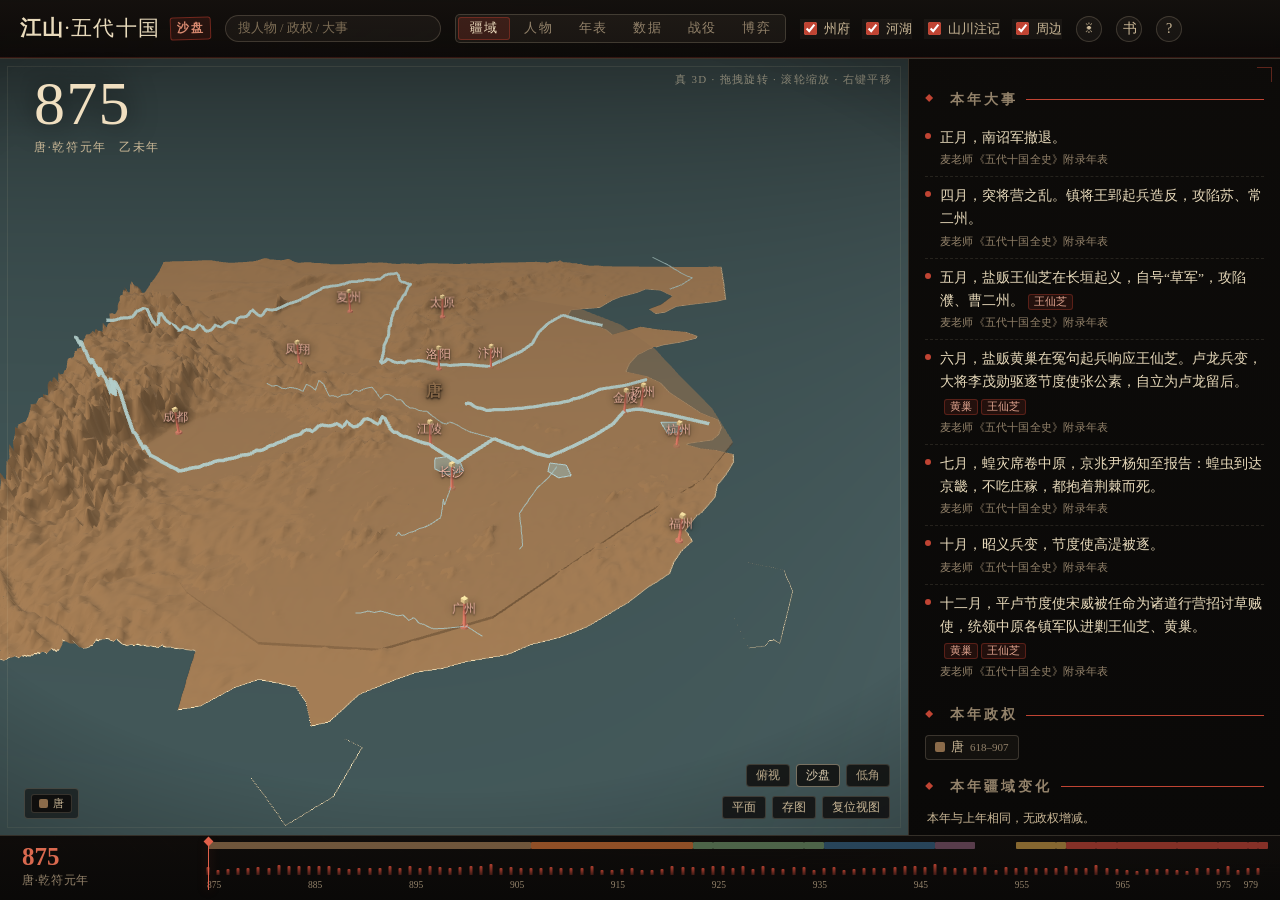
<file: index.html>
<!DOCTYPE html>
<html lang="zh-CN">
<head>
<meta charset="utf-8">
<meta name="viewport" content="width=device-width, initial-scale=1">
<title>江山 · 五代十国疆域时序 875–979</title>
<meta name="description" content="以时间轴浏览五代十国（907–979）各政权疆域变化与人物关系：后梁、后唐、后晋、后汉、后周、十国与辽、大理，逐年查看兴替、都城、人物性格与结局。">
<link rel="stylesheet" href="css/atlas.css">
</head>
<body data-view="map" data-theme="sand">
<div class="app">

  <header class="top">
    <div class="brand">
      <b>江山</b><span class="brand-sub">·五代十国</span><span class="seal">疆域时序</span><span class="range">八七五 — 九七九</span>
    </div>
    <div class="searchbox">
      <input id="search" type="search" placeholder="搜人物 / 政权 / 大事" autocomplete="off" aria-label="搜索人物、政权或大事">
      <div id="search-results" class="search-results" hidden></div>
    </div>
    <div class="viewtabs" role="tablist" aria-label="视图">
      <button data-view="map" class="on" role="tab">疆域</button>
      <button data-view="people" role="tab">人物</button>
      <button data-view="chrono" role="tab">年表</button>
      <button data-view="stats" role="tab">数据</button>
      <button data-view="battle" role="tab">战役</button>
      <button data-view="politics" role="tab">博弈</button>
    </div>
    <div class="chips" role="group" aria-label="分幕跳转">
      <button data-year="907">梁晋争霸</button>
      <button data-year="923">后唐一统</button>
      <button data-year="936">燕云割让</button>
      <button data-year="947">契丹入汴</button>
      <button data-year="951">周汉并立</button>
      <button data-year="960">宋承周统</button>
      <button data-year="979">十国终局</button>
    </div>
    <div class="layers" role="group" aria-label="图层开关">
      <label><input type="checkbox" data-layer="places" checked>州府</label>
      <label><input type="checkbox" data-layer="rivers" checked>河湖</label>
      <label><input type="checkbox" data-layer="marks" checked>山川注记</label>
      <label><input type="checkbox" data-layer="neighbors" checked>周边</label>
    </div>
    <button id="theme-btn" class="help-btn" type="button" aria-label="切换主题" title="切换 沙盘/史册 主题">◐</button>
    <button id="book-btn" class="help-btn" type="button" aria-label="按书章节跳转" title="按书章节跳转（B）">书</button>
    <button id="help-btn" class="help-btn" type="button" aria-label="帮助与说明" title="帮助（?）">?</button>
  </header>

  <main>
    <section class="mapwrap" aria-label="地图区">
      <div class="map-board" aria-hidden="true"></div>
      <div id="gl-stage" class="gl-stage" hidden></div>
      <div id="map"></div>
      <div class="map-hud">
        <div class="hud-year" id="hud-year">950</div>
        <div class="hud-meta"><span id="hud-era">后汉·乾祐三年</span><span id="hud-ganzhi">庚戌年</span></div>
      </div>
      <div class="map-hint">拖拽地图 · 滚轮缩放 · 点击政权</div>
      <div class="map-legend" id="legend" aria-label="本年政权图例"></div>
      <div class="map-controls">
        <button id="mode-3d" type="button" title="切换立体 / 平面视角">立体</button>
        <button id="export-png" type="button" title="把当前地图存为 PNG">存图</button>
        <button id="reset-view" type="button">复位视图</button>
      </div>
      <div class="tip" id="tip" hidden></div>
      <div class="battle-panel" id="battle-panel" hidden></div>
    </section>

    <section class="peoplewrap" id="people-wrap" aria-label="人物关系图" hidden>
      <svg id="people-stage" viewBox="0 0 1000 720" preserveAspectRatio="xMidYMid meet"
           role="img" aria-label="五代十国人物关系图"></svg>
      <div class="map-hint">圆点＝人物 · 线＝关系 · 拖动时间轴看人物更替</div>
      <div class="people-legend" id="people-legend"></div>
      <div class="tip" id="p-tip" hidden></div>
    </section>

    <section class="chronowrap" id="chrono-wrap" aria-label="政权年表" hidden>
      <svg id="chrono-stage" viewBox="0 0 1000 760" preserveAspectRatio="xMidYMid meet"
           role="img" aria-label="五代十国政权寿命年表"></svg>
      <div class="map-hint">横条＝政权存续区间 · 菱形＝大事 · 点击横条或空白跳年</div>
      <div class="tip" id="chrono-tip" hidden></div>
    </section>

    <section class="statswrap" id="stats-wrap" aria-label="数据概览与自检" hidden>
      <div id="stats-body"></div>
    </section>

    <section class="battlewrap" id="battle-wrap" aria-label="战役复盘" hidden>
      <div class="bw-head">
        <h2>战役复盘</h2>
        <p>点一场战役 → 跳到该年地图，显示双方将领、兵力与行军路线；路线可重演。</p>
      </div>
      <div id="battle-list" class="battle-list"></div>
    </section>

    <section class="politicswrap" id="politics-wrap" aria-label="政治博弈" hidden>
      <div id="politics-body"></div>
    </section>

    <aside class="side" aria-label="信息栏">
      <div class="year-block">
        <div id="year-big">907</div>
        <div class="year-meta">
          <span id="year-ganzhi">丁卯年</span>
          <span id="era-line">后梁·开平元年</span>
        </div>
      </div>

      <div id="side-map">
        <h2>本年大事</h2>
        <div id="events"></div>
        <h2>本年政权</h2>
        <div id="regime-list"></div>
        <h2>本年疆域变化</h2>
        <div id="terr-chg"></div>
      </div>

      <div id="side-people" hidden>
        <h2>人物概览</h2>
        <div id="p-summary"></div>
        <h2>结局统计</h2>
        <div id="p-stats"></div>
        <h2>本年结局</h2>
        <div id="p-deaths"></div>
        <h2>本年关系变化</h2>
        <div id="p-relchg"></div>
        <div id="p-detail" hidden></div>
      </div>

      <div id="side-chrono" hidden>
        <h2>本年存续</h2>
        <div id="c-now"></div>
        <h2>政权年表</h2>
        <div id="c-list"></div>
      </div>

      <div class="src-foot" id="foot-sources"></div>
    </aside>
  </main>

  <footer class="chrono-bar" aria-label="纪年轴">
    <div class="cb-left">
      <b id="cb-year">950</b>
      <span id="cb-label">后汉 · 乾祐三年</span>
    </div>
    <div class="cb-track" id="cb-track" role="slider" aria-label="年份" tabindex="0"></div>
  </footer>

</div>

<div id="book-modal" class="help-modal book-modal" hidden>
  <div class="help-panel book-panel" role="dialog" aria-modal="true" aria-labelledby="book-title">
    <button id="book-close" class="help-close" type="button" aria-label="关闭">×</button>
    <h2 id="book-title">按书章节跳转</h2>
    <p class="help-lead">麦老师《五代十国全史》八部 78 章。点章节即跳到该章对应的年份；章节年份按正文纪年推算，为约数，个别章可能偏早或偏晚。</p>
    <div id="book-body"></div>
    <p class="help-version">章节与年份映射见 <code>research/麦老师书稿-章节.json</code></p>
  </div>
</div>

<div id="help-modal" class="help-modal" hidden>
  <div class="help-panel" role="dialog" aria-modal="true" aria-labelledby="help-title">
    <button id="help-close" class="help-close" type="button" aria-label="关闭">×</button>
    <h2 id="help-title">江山 · 五代十国疆域时序</h2>
    <p class="help-lead">一条时间轴走完 875–979：疆域怎么变，人物怎么上位与退场，关系怎么结成与断裂。</p>
    <div id="hp-stats" class="hp-stats"></div>

    <h3>六个视图</h3>
    <ul>
      <li><b>疆域</b>：逐年/分期疆域，点政权看君主世系与结局，滚轮缩放、拖拽平移。</li>
      <li><b>人物</b>：按政权分簇的关系网，随年份增减；侧栏给出「本年结局」与「本年关系变化」。</li>
      <li><b>年表</b>：政权寿命横条 + 大事年刻，一眼看谁先亡、谁与谁并存。</li>
      <li><b>数据</b>：规模指标、9 项完整性自检、每十年事件数、政权寿命、结局与关系分布。</li>
      <li><b>战役</b>：16 场关键战役复盘，点开看双方将领、兵力、行军路线（可重演）。</li>
      <li><b>博弈</b>：按疆域面积示意势力强弱，8 个关键政治抉择复盘。</li>
    </ul>

    <h3>操作</h3>
    <ul>
      <li>拖动/点击底部纪年轴翻年；<b>← →</b>逐年，<b>空格</b>下一年，<b>1–4</b>切视图；地图右下按钮可在「平面 / 立体 / 真3D」之间切换；真3D 下拖拽旋转、滚轮缩放、右键平移，<b>?</b>开本面板，<b>Esc</b>关闭。</li>
      <li>顶栏搜索可搜「人物 / 政权 / 大事 / 州府」，命中后自动切视图、跳年份、选中对象。</li>
      <li>地址栏会同步成 <code>#view=people&amp;year=950</code>，复制即分享同一画面。</li>
    </ul>

    <h3>史料与口径</h3>
    <p>骨架为《旧唐书》《新唐书》《旧五代史》《新五代史》《资治通鉴》《十国春秋》《辽史》《宋史》，疆域分期参考谭其骧《中国历史地图集》五代十国卷。疆域为<b>示意性简化边界</b>；人物结局只标到年，不区分月份；大事史源标到「纪 / 传 / 世家」一级，<b>不虚构具体卷次</b>。完整取舍见 <code>research/史料与口径.md</code>。</p>

    <p class="help-version">数据版本 v1.6 · 2026-11-10 · 纯静态离线页面</p>
  </div>
</div>

<script src="js/geo.js"></script>
<script src="js/data.js"></script>
<script src="js/territories.js"></script>
<script src="js/people.js"></script>
<script src="js/people-view.js"></script>
<script src="js/chrono-view.js"></script>
<script src="js/stats-view.js"></script>
<script src="js/search.js"></script>
<script src="js/help.js"></script>
<script src="js/battles.js"></script>
<script src="js/book-chapters.js"></script>
<script src="js/book.js"></script>
<script src="vendor/three/three.min.js"></script>
<script src="vendor/three/OrbitControls.js"></script>
<script src="js/terrain-data.js"></script>
<script src="js/terrain3d.js"></script>
<script src="js/terrain3d-pick.js"></script>
<script src="js/terrain3d-battle.js"></script>
<script src="js/terrain3d-blocks.js"></script>
<script src="js/terrain3d-historical.js"></script>
<script src="js/terrain3d-camera.js"></script>
<script src="js/export.js"></script>
<script src="js/app.js"></script>
</body>
</html>
</file>
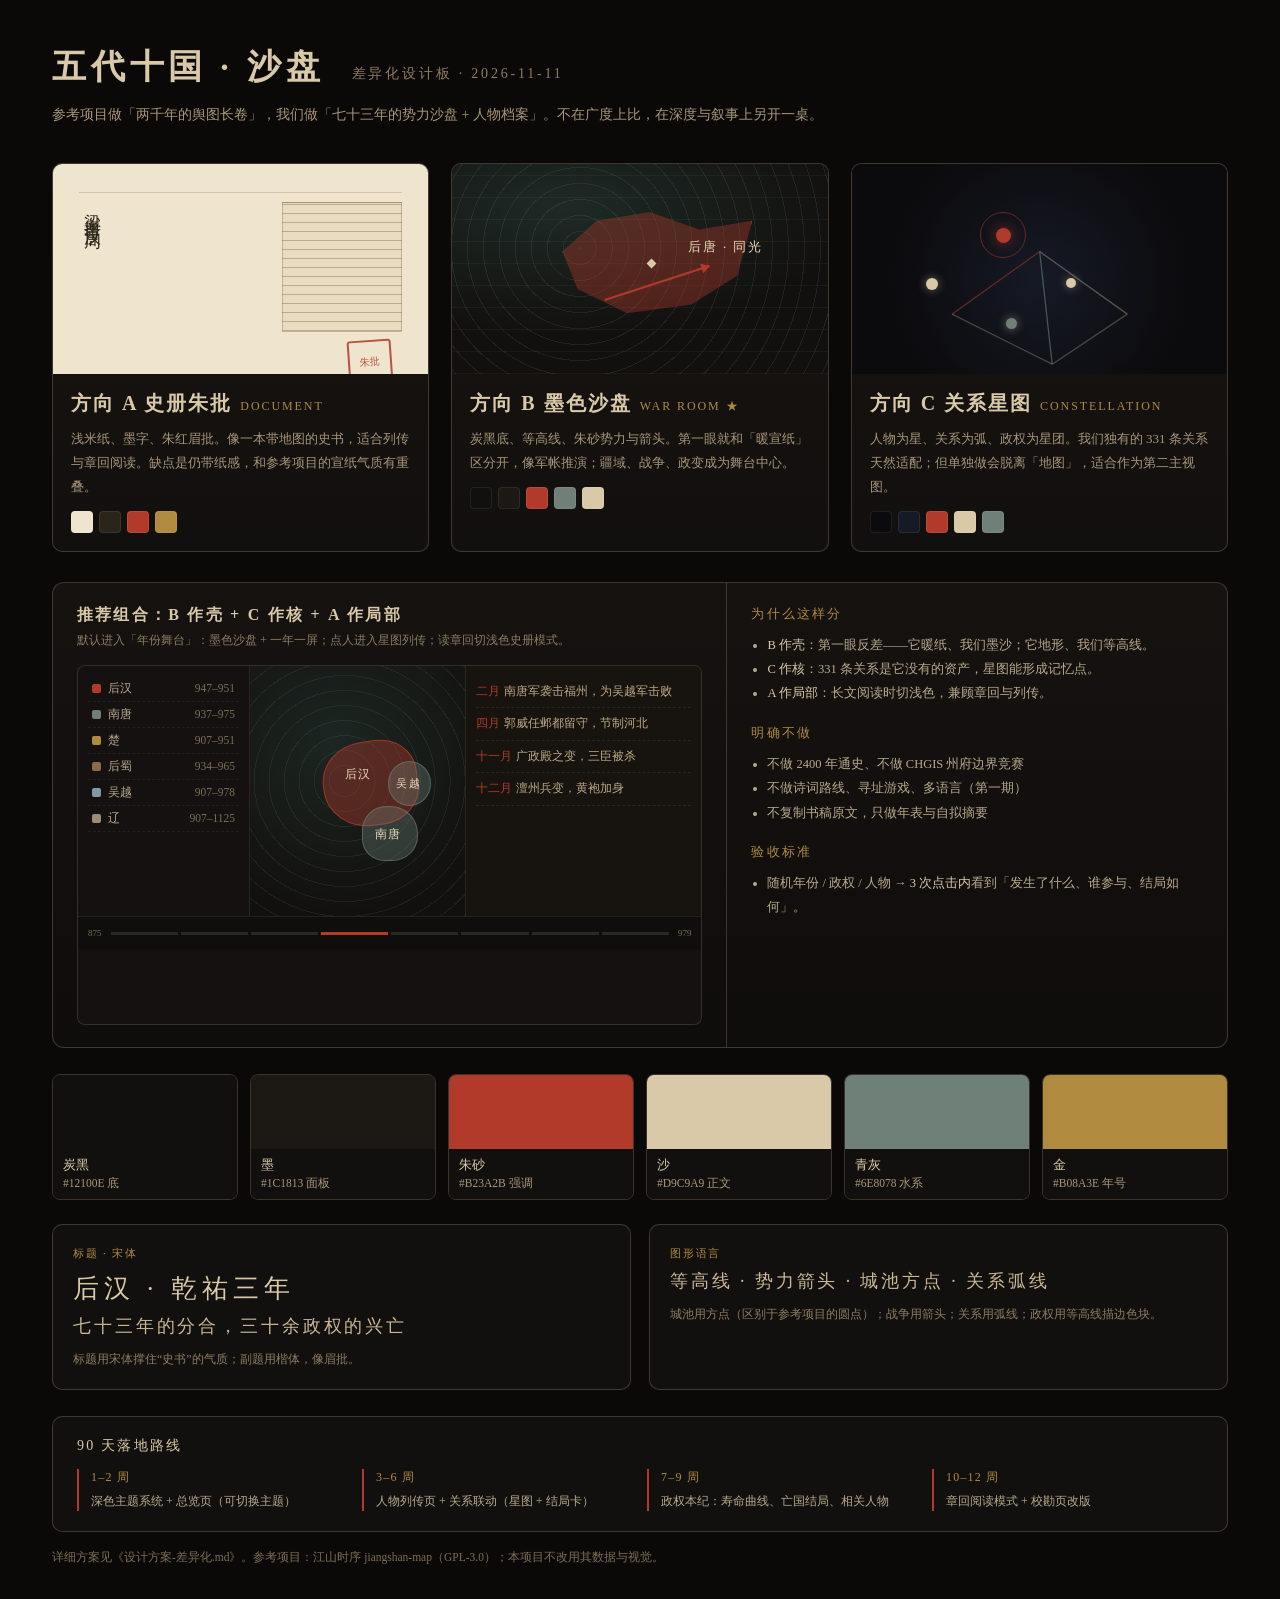
<file: design/设计板.html>
<!DOCTYPE html>
<html lang="zh-CN">
<head>
<meta charset="UTF-8">
<title>五代十国·沙盘 — 差异化设计板</title>
<style>
  :root{
    --ink:#12100e; --ink2:#1c1813; --paper:#f3e9d6; --sand:#d9c9a9;
    --zhu:#b23a2b; --qing:#6e8078; --jin:#b08a3e; --line:rgba(217,201,169,.22);
    --serif:"Songti SC","SimSun","Source Han Serif SC",serif;
    --kai:"KaiTi","STKaiti",serif;
  }
  *{box-sizing:border-box;margin:0;padding:0}
  body{background:#0b0908;color:var(--sand);font-family:var(--serif);padding:44px 52px 34px}
  h1{font-size:34px;letter-spacing:.14em;font-weight:600}
  h1 small{font-size:14px;color:#8d7c62;letter-spacing:.2em;margin-left:14px;font-weight:400}
  .lead{color:#a8967a;font-size:14px;margin:12px 0 34px;line-height:1.9}
  .grid{display:grid;grid-template-columns:repeat(3,1fr);gap:22px}
  .card{background:linear-gradient(180deg,#171310,#12100e);border:1px solid var(--line);border-radius:10px;overflow:hidden}
  .card .mock{height:210px;position:relative;overflow:hidden}
  .card .body{padding:16px 18px 18px}
  .card h2{font-size:20px;letter-spacing:.1em;display:flex;align-items:baseline;gap:8px}
  .card h2 b{font-size:12px;color:var(--jin);font-weight:400;letter-spacing:.16em}
  .card p{font-size:13px;line-height:1.85;color:#a8967a;margin-top:10px}
  .chips{display:flex;gap:6px;margin-top:12px}
  .chips i{width:22px;height:22px;border-radius:4px;display:block;border:1px solid rgba(255,255,255,.08)}

  /* A 史册 */
  .mock.a{background:#efe4cd}
  .a .paperline{position:absolute;left:26px;right:26px;top:28px;height:1px;background:rgba(80,60,30,.18)}
  .a .vtitle{position:absolute;left:28px;top:36px;writing-mode:vertical-rl;font-family:var(--kai);font-size:17px;color:#2b2419;letter-spacing:.3em}
  .a .blk{position:absolute;right:26px;top:38px;width:120px;height:130px;background:repeating-linear-gradient(0deg,rgba(60,45,25,.28) 0 1px,transparent 1px 9px),#eadcc0;border:1px solid rgba(120,95,55,.35)}
  .a .zhu{position:absolute;right:36px;top:176px;width:44px;height:44px;border:2px solid var(--zhu);color:var(--zhu);font-size:10px;display:grid;place-items:center;transform:rotate(-4deg);border-radius:3px;opacity:.85}

  /* B 沙盘 */
  .mock.b{background:radial-gradient(120% 100% at 30% 20%,#1e2a26 0%,#12100e 62%)}
  .b .contour{position:absolute;inset:0;background:
     repeating-radial-gradient(circle at 34% 40%,rgba(110,128,120,.16) 0 1px,transparent 1px 16px),
     repeating-linear-gradient(0deg,rgba(217,201,169,.05) 0 1px,transparent 1px 22px)}
  .b .terr{position:absolute;left:110px;top:44px;width:190px;height:110px;background:rgba(178,58,43,.38);clip-path:polygon(0 40%,18% 12%,46% 4%,72% 20%,100% 12%,92% 62%,68% 88%,34% 96%,8% 74%);border:1px solid rgba(178,58,43,.7)}
  .b .arrow{position:absolute;left:150px;top:118px;width:110px;height:2px;background:var(--zhu);transform:rotate(-18deg)}
  .b .arrow:after{content:"";position:absolute;right:-1px;top:-4px;border-left:9px solid var(--zhu);border-top:5px solid transparent;border-bottom:5px solid transparent}
  .b .pin{position:absolute;left:196px;top:96px;width:7px;height:7px;background:var(--sand);transform:rotate(45deg)}
  .b .label{position:absolute;left:236px;top:74px;font-family:var(--kai);font-size:13px;color:#e7d8b8;letter-spacing:.14em}

  /* C 星图 */
  .mock.c{background:radial-gradient(circle at 50% 55%,#161a26 0%,#0b0a0c 70%)}
  .c .node{position:absolute;border-radius:50%;background:#d9c9a9;box-shadow:0 0 10px rgba(217,201,169,.5)}
  .c .ring{position:absolute;border:1px solid rgba(178,58,43,.55);border-radius:50%}
  .c svg{position:absolute;inset:0}

  .rec{margin-top:30px;border:1px solid var(--line);border-radius:12px;overflow:hidden;background:linear-gradient(180deg,#151210,#0f0d0b);display:grid;grid-template-columns:1.35fr 1fr}
  .rec .stage{padding:22px 24px;border-right:1px solid var(--line);position:relative}
  .rec .stage h3{font-size:16px;letter-spacing:.14em;color:var(--sand)}
  .rec .stage .sub{font-size:12px;color:#8d7c62;margin-top:6px}
  .ui{margin-top:16px;height:360px;border:1px solid rgba(217,201,169,.16);border-radius:8px;overflow:hidden;display:grid;grid-template-columns:172px 1fr 236px;background:#141110}
  .ui .left{border-right:1px solid rgba(217,201,169,.1);padding:10px}
  .ui .left .li{display:flex;align-items:center;gap:7px;font-size:11.5px;color:#b8a98d;padding:5px 4px;border-bottom:1px dashed rgba(217,201,169,.08)}
  .ui .left .sw{width:9px;height:9px;border-radius:2px;background:var(--qing)}
  .ui .map{position:relative;background:radial-gradient(120% 100% at 40% 30%,#1c2622,#12100e 70%)}
  .ui .map .c2{position:absolute;inset:0;background:repeating-radial-gradient(circle at 44% 46%,rgba(110,128,120,.14) 0 1px,transparent 1px 15px)}
  .ui .map .blob{position:absolute;border:1px solid rgba(217,201,169,.18)}
  .ui .map .blob.r{background:rgba(178,58,43,.4);border-color:rgba(178,58,43,.75)}
  .ui .map .blob.g{background:rgba(110,128,120,.35);border-color:rgba(110,128,120,.6)}
  .ui .map .tag{position:absolute;font-family:var(--kai);font-size:12px;color:#e8d9ba;letter-spacing:.12em}
  .ui .right{border-left:1px solid rgba(217,201,169,.1);padding:10px;background:#17130f}
  .ui .right .ev{font-size:11.5px;line-height:1.7;color:#bda985;padding:6px 0;border-bottom:1px dashed rgba(217,201,169,.1)}
  .ui .right .ev b{color:var(--zhu);font-weight:400;margin-right:4px}
  .ui .foot{grid-column:1/-1;height:34px;border-top:1px solid rgba(217,201,169,.1);display:flex;align-items:center;padding:0 10px;gap:3px;background:#100e0c}
  .ui .foot i{flex:1;height:3px;background:rgba(217,201,169,.14);position:relative}
  .ui .foot i.on{background:var(--zhu)}
  .rec .side{padding:22px 24px}
  .rec .side h4{font-size:13px;color:var(--jin);letter-spacing:.16em;font-weight:400}
  .rec .side ul{margin:10px 0 18px 16px}
  .rec .side li{font-size:12.5px;line-height:1.95;color:#b8a98d}
  .rec .side li b{color:var(--sand);font-weight:400}

  .strip{display:grid;grid-template-columns:repeat(6,1fr);gap:12px;margin-top:26px}
  .swcard{border:1px solid var(--line);border-radius:8px;overflow:hidden}
  .swcard .c{height:74px}
  .swcard .n{padding:8px 10px;font-size:11.5px;color:#a8967a;background:#12100e}
  .swcard .n b{display:block;color:var(--sand);font-size:12.5px;margin-bottom:2px;font-weight:400}
  .type{margin-top:24px;display:grid;grid-template-columns:1fr 1fr;gap:18px}
  .type .box{border:1px solid var(--line);border-radius:10px;padding:18px 20px;background:#12100e}
  .type .box span{font-size:11px;color:var(--jin);letter-spacing:.16em}
  .type .t1{font-size:26px;letter-spacing:.2em;margin-top:10px}
  .type .t2{font-family:var(--kai);font-size:18px;color:#c9b795;margin-top:8px;letter-spacing:.16em}
  .type .t3{font-size:12px;color:#8d7c62;margin-top:10px;line-height:1.9}
  .road{margin-top:26px;border:1px solid var(--line);border-radius:10px;padding:20px 24px;background:#12100e}
  .road h3{font-size:14px;color:var(--sand);letter-spacing:.16em;font-weight:400}
  .steps{display:grid;grid-template-columns:repeat(4,1fr);gap:14px;margin-top:14px}
  .step{border-left:2px solid var(--zhu);padding-left:12px}
  .step b{display:block;font-size:12px;color:var(--jin);font-weight:400;letter-spacing:.1em}
  .step span{display:block;font-size:12px;color:#b8a98d;line-height:1.7;margin-top:5px}
  .foot-note{margin-top:18px;font-size:11.5px;color:#7d6d55}
</style>
</head>
<body>
  <h1>五代十国 · 沙盘 <small>差异化设计板 · 2026-11-11</small></h1>
  <p class="lead">参考项目做「两千年的舆图长卷」，我们做「七十三年的势力沙盘 + 人物档案」。不在广度上比，在深度与叙事上另开一桌。</p>

  <div class="grid">
    <div class="card">
      <div class="mock a">
        <div class="paperline"></div>
        <div class="vtitle">梁唐晋汉周</div>
        <div class="blk"></div>
        <div class="zhu">朱批</div>
      </div>
      <div class="body">
        <h2>方向 A 史册朱批 <b>DOCUMENT</b></h2>
        <p>浅米纸、墨字、朱红眉批。像一本带地图的史书，适合列传与章回阅读。缺点是仍带纸感，和参考项目的宣纸气质有重叠。</p>
        <div class="chips"><i style="background:#efe4cd"></i><i style="background:#2b2419"></i><i style="background:#b23a2b"></i><i style="background:#b08a3e"></i></div>
      </div>
    </div>
    <div class="card">
      <div class="mock b">
        <div class="contour"></div>
        <div class="terr"></div>
        <div class="arrow"></div>
        <div class="pin"></div>
        <div class="label">后唐 · 同光</div>
      </div>
      <div class="body">
        <h2>方向 B 墨色沙盘 <b>WAR ROOM ★</b></h2>
        <p>炭黑底、等高线、朱砂势力与箭头。第一眼就和「暖宣纸」区分开，像军帐推演；疆域、战争、政变成为舞台中心。</p>
        <div class="chips"><i style="background:#12100e"></i><i style="background:#1c1813"></i><i style="background:#b23a2b"></i><i style="background:#6e8078"></i><i style="background:#d9c9a9"></i></div>
      </div>
    </div>
    <div class="card">
      <div class="mock c">
        <svg viewBox="0 0 300 210">
          <line x1="80" y1="120" x2="150" y2="70" stroke="rgba(178,58,43,.5)" stroke-width="1"/>
          <line x1="150" y1="70" x2="220" y2="120" stroke="rgba(217,201,169,.35)" stroke-width="1"/>
          <line x1="150" y1="70" x2="160" y2="160" stroke="rgba(110,128,120,.6)" stroke-width="1"/>
          <line x1="80" y1="120" x2="160" y2="160" stroke="rgba(217,201,169,.28)" stroke-width="1"/>
          <line x1="220" y1="120" x2="160" y2="160" stroke="rgba(217,201,169,.28)" stroke-width="1"/>
        </svg>
        <div class="node" style="left:74px;top:114px;width:12px;height:12px"></div>
        <div class="node" style="left:144px;top:64px;width:15px;height:15px;background:#b23a2b;box-shadow:0 0 14px rgba(178,58,43,.7)"></div>
        <div class="node" style="left:214px;top:114px;width:10px;height:10px"></div>
        <div class="node" style="left:154px;top:154px;width:11px;height:11px;background:#6e8078"></div>
        <div class="ring" style="left:128px;top:48px;width:46px;height:46px"></div>
      </div>
      <div class="body">
        <h2>方向 C 关系星图 <b>CONSTELLATION</b></h2>
        <p>人物为星、关系为弧、政权为星团。我们独有的 331 条关系天然适配；但单独做会脱离「地图」，适合作为第二主视图。</p>
        <div class="chips"><i style="background:#0b0a0c"></i><i style="background:#161a26"></i><i style="background:#b23a2b"></i><i style="background:#d9c9a9"></i><i style="background:#6e8078"></i></div>
      </div>
    </div>
  </div>

  <div class="rec">
    <div class="stage">
      <h3>推荐组合：B 作壳 + C 作核 + A 作局部</h3>
      <div class="sub">默认进入「年份舞台」：墨色沙盘 + 一年一屏；点人进入星图列传；读章回切浅色史册模式。</div>
      <div class="ui">
        <div class="left">
          <div class="li"><span class="sw" style="background:#b23a2b"></span>后汉 <span style="margin-left:auto;color:#7d6d55">947–951</span></div>
          <div class="li"><span class="sw" style="background:#6e8078"></span>南唐 <span style="margin-left:auto;color:#7d6d55">937–975</span></div>
          <div class="li"><span class="sw" style="background:#b08a3e"></span>楚 <span style="margin-left:auto;color:#7d6d55">907–951</span></div>
          <div class="li"><span class="sw" style="background:#8a6a4a"></span>后蜀 <span style="margin-left:auto;color:#7d6d55">934–965</span></div>
          <div class="li"><span class="sw" style="background:#7f9aa6"></span>吴越 <span style="margin-left:auto;color:#7d6d55">907–978</span></div>
          <div class="li"><span class="sw" style="background:#9a8c72"></span>辽 <span style="margin-left:auto;color:#7d6d55">907–1125</span></div>
        </div>
        <div class="map">
          <div class="c2"></div>
          <div class="blob r" style="left:34%;top:30%;width:44%;height:34%;border-radius:46% 40% 42% 48%;transform:rotate(-8deg)"></div>
          <div class="blob g" style="left:52%;top:56%;width:26%;height:22%;border-radius:44% 50% 46% 40%"></div>
          <div class="blob g" style="left:64%;top:38%;width:20%;height:18%;border-radius:50%"></div>
          <div class="tag" style="left:44%;top:40%">后汉</div>
          <div class="tag" style="left:58%;top:64%">南唐</div>
          <div class="tag" style="left:68%;top:44%;font-size:11px">吴越</div>
        </div>
        <div class="right">
          <div class="ev"><b>二月</b>南唐军袭击福州，为吴越军击败</div>
          <div class="ev"><b>四月</b>郭威任邺都留守，节制河北</div>
          <div class="ev"><b>十一月</b>广政殿之变，三臣被杀</div>
          <div class="ev"><b>十二月</b>澶州兵变，黄袍加身</div>
        </div>
        <div class="foot">
          <span style="font-size:9px;color:#7d6d55;margin-right:6px">875</span>
          <i></i><i></i><i></i><i class="on"></i><i></i><i></i><i></i><i></i>
          <span style="font-size:9px;color:#7d6d55;margin-left:6px">979</span>
        </div>
      </div>
    </div>
    <div class="side">
      <h4>为什么这样分</h4>
      <ul>
        <li><b>B 作壳</b>：第一眼反差——它暖纸、我们墨沙；它地形、我们等高线。</li>
        <li><b>C 作核</b>：331 条关系是它没有的资产，星图能形成记忆点。</li>
        <li><b>A 作局部</b>：长文阅读时切浅色，兼顾章回与列传。</li>
      </ul>
      <h4>明确不做</h4>
      <ul>
        <li>不做 2400 年通史、不做 CHGIS 州府边界竞赛</li>
        <li>不做诗词路线、寻址游戏、多语言（第一期）</li>
        <li>不复制书稿原文，只做年表与自拟摘要</li>
      </ul>
      <h4>验收标准</h4>
      <ul>
        <li>随机年份 / 政权 / 人物 → <b>3 次点击内</b>看到「发生了什么、谁参与、结局如何」。</li>
      </ul>
    </div>
  </div>

  <div class="strip">
    <div class="swcard"><div class="c" style="background:#12100e"></div><div class="n"><b>炭黑</b>#12100E 底</div></div>
    <div class="swcard"><div class="c" style="background:#1C1813"></div><div class="n"><b>墨</b>#1C1813 面板</div></div>
    <div class="swcard"><div class="c" style="background:#B23A2B"></div><div class="n"><b>朱砂</b>#B23A2B 强调</div></div>
    <div class="swcard"><div class="c" style="background:#D9C9A9"></div><div class="n"><b>沙</b>#D9C9A9 正文</div></div>
    <div class="swcard"><div class="c" style="background:#6E8078"></div><div class="n"><b>青灰</b>#6E8078 水系</div></div>
    <div class="swcard"><div class="c" style="background:#B08A3E"></div><div class="n"><b>金</b>#B08A3E 年号</div></div>
  </div>

  <div class="type">
    <div class="box">
      <span>标题 · 宋体</span>
      <div class="t1">后汉 · 乾祐三年</div>
      <div class="t2">七十三年的分合，三十余政权的兴亡</div>
      <div class="t3">标题用宋体撑住“史书”的气质；副题用楷体，像眉批。</div>
    </div>
    <div class="box">
      <span>图形语言</span>
      <div class="t2">等高线 · 势力箭头 · 城池方点 · 关系弧线</div>
      <div class="t3">城池用方点（区别于参考项目的圆点）；战争用箭头；关系用弧线；政权用等高线描边色块。</div>
    </div>
  </div>

  <div class="road">
    <h3>90 天落地路线</h3>
    <div class="steps">
      <div class="step"><b>1–2 周</b><span>深色主题系统 + 总览页（可切换主题）</span></div>
      <div class="step"><b>3–6 周</b><span>人物列传页 + 关系联动（星图 + 结局卡）</span></div>
      <div class="step"><b>7–9 周</b><span>政权本纪：寿命曲线、亡国结局、相关人物</span></div>
      <div class="step"><b>10–12 周</b><span>章回阅读模式 + 校勘页改版</span></div>
    </div>
  </div>

  <p class="foot-note">详细方案见《设计方案-差异化.md》。参考项目：江山时序 jiangshan-map（GPL-3.0）；本项目不改用其数据与视觉。</p>
</body>
</html>
</file>
<file: css/atlas.css>
:root {
  --paper: #f2e8d5;
  --paper-2: #eadcc0;
  --paper-3: #e0cfae;
  --ink: #241f19;
  --ink-2: #4a4136;
  --ink-3: #7c7060;
  --line: #c8b795;
  --line-2: #b3a07c;
  --sea: #d9e2dc;
  --sea-2: #c6d3cc;
  --accent: #9c3d2e;
  --accent-2: #b4553f;
  --gold: #a9853f;
  --shadow: 0 1px 2px rgba(60, 45, 25, .12), 0 8px 24px rgba(60, 45, 25, .10);
  --serif: "Noto Serif SC", "Source Han Serif SC", "Songti SC", "STSong", "SimSun", serif;
  --kai: "STKaiti", "KaiTi", "Kaiti SC", "Noto Serif SC", serif;
}

* { box-sizing: border-box; }

html, body {
  height: 100%;
  margin: 0;
  background: var(--paper-2);
  color: var(--ink);
  font-family: var(--serif);
  font-size: 15px;
  line-height: 1.6;
  -webkit-font-smoothing: antialiased;
}

body::before {
  content: "";
  position: fixed;
  inset: 0;
  pointer-events: none;
  z-index: 0;
  background:
    radial-gradient(1200px 600px at 15% 0%, rgba(255, 250, 235, .55), transparent 60%),
    radial-gradient(900px 500px at 90% 100%, rgba(180, 150, 100, .18), transparent 65%),
    repeating-linear-gradient(0deg, rgba(120, 95, 55, .035) 0 1px, transparent 1px 3px),
    repeating-linear-gradient(90deg, rgba(120, 95, 55, .03) 0 1px, transparent 1px 3px);
}

.app {
  position: relative;
  z-index: 1;
  height: 100vh;
  display: grid;
  grid-template-rows: auto minmax(0, 1fr) auto;
}

/* ---------------- 顶栏 ---------------- */
.top {
  display: flex;
  align-items: center;
  gap: 18px;
  padding: 12px 20px;
  border-bottom: 1px solid var(--line);
  background: linear-gradient(180deg, rgba(248, 241, 227, .92), rgba(242, 232, 213, .7));
  backdrop-filter: blur(4px);
}

.brand {
  font-family: var(--kai);
  font-size: 21px;
  letter-spacing: .06em;
  white-space: nowrap;
}
.brand b { font-weight: 600; }
.brand .seal {
  display: inline-block;
  margin-left: 10px;
  padding: 1px 6px;
  border: 1px solid var(--accent);
  border-radius: 3px;
  color: var(--accent);
  font-size: 12px;
  letter-spacing: .12em;
  vertical-align: 3px;
}
.brand .range { color: var(--ink-3); font-size: 13px; margin-left: 8px; letter-spacing: .04em; }

.chips { display: flex; gap: 6px; flex-wrap: wrap; margin-left: auto; }
.chips button {
  font-family: var(--serif);
  font-size: 12.5px;
  color: var(--ink-2);
  background: rgba(255, 252, 244, .6);
  border: 1px solid var(--line);
  border-radius: 999px;
  padding: 3px 11px;
  cursor: pointer;
  transition: .16s;
}
.chips button:hover { background: #fffdf7; border-color: var(--line-2); color: var(--accent); }
.chips button.on { background: var(--accent); border-color: var(--accent); color: #fdf7ec; }

.layers { display: flex; gap: 12px; font-size: 12.5px; color: var(--ink-2); }
.layers label { display: inline-flex; align-items: center; gap: 4px; cursor: pointer; user-select: none; }
.layers input { accent-color: var(--accent); }

/* ---------------- 主体 ---------------- */
main {
  display: grid;
  grid-template-columns: minmax(0, 1fr) 372px;
  gap: 0;
  min-height: 0;
}

.mapwrap {
  position: relative;
  min-width: 0;
  min-height: 0;
  padding: 10px 6px 6px 12px;
  display: flex;
}
#map { flex: 1; min-height: 0; display: flex; justify-content: center; }
#stage {
  width: 100%;
  height: 100%;
  display: block;
  cursor: grab;
  filter: drop-shadow(0 10px 22px rgba(70, 50, 25, .10));
}
#stage:active { cursor: grabbing; }

/* SVG 图层 */
.sea { fill: var(--sea); }
.sea-inner { fill: var(--sea); }
.land { fill: #f6eeda; stroke: #b9a884; stroke-width: 1.1; stroke-linejoin: round; }
.islands { fill: #f6eeda; }
.frame { fill: none; stroke: none; }
.grat line { stroke: #cbbb99; stroke-width: .5; opacity: .5; }
.river { fill: none; stroke: #7f9aa6; stroke-linecap: round; stroke-linejoin: round; }
.river.major { stroke-width: 2.1; opacity: .85; }
.river.minor { stroke-width: 1.2; opacity: .7; }
.lake { fill: #cfdcd8; stroke: #8aa3a4; stroke-width: .7; }

.mtn { fill: #9a8c72; font-size: 11px; font-style: italic; letter-spacing: .04em; }
.geolabel { fill: #a89a80; font-size: 12px; letter-spacing: .3em; font-family: var(--kai); }
.sealabel { fill: #7f9aa6; font-size: 16px; letter-spacing: .5em; opacity: .55; font-family: var(--kai); }

.terr {
  fill-opacity: .46;
  stroke: none;
  filter: url(#ink);
  cursor: pointer;
  transition: fill-opacity .18s, opacity .18s;
}
.terr:hover { fill-opacity: .66; }
.terr.dim { fill-opacity: .13; opacity: .7; }

/* 缩放较小时隐藏次级州府标签，避免江南一带文字拥挤 */
#stage.far .place.seat .place-label { display: none; }

.regime-label {
  font-family: var(--kai);
  font-size: 17px;
  font-weight: 600;
  letter-spacing: .16em;
  paint-order: stroke;
  stroke: rgba(248, 241, 226, .9);
  stroke-width: 3.4px;
  pointer-events: none;
  text-anchor: middle;
  dominant-baseline: middle;
}
.regime-label.dim { opacity: .35; }

.place circle { fill: var(--ink-2); stroke: #f7f0de; stroke-width: 1; }
.place.capital circle { fill: var(--accent); }
.place .halo { fill: none; stroke: var(--accent); stroke-width: 1; opacity: .45; }
.place-label {
  font-size: 11.5px;
  fill: #3f372c;
  paint-order: stroke;
  stroke: rgba(248, 241, 226, .92);
  stroke-width: 3px;
  pointer-events: none;
}
.place.capital .place-label { font-size: 12.5px; font-weight: 600; fill: #5d2a20; }

.evmark .core { fill: var(--accent); stroke: #fdf6e6; stroke-width: 1.2; }
.evmark .pulse {
  fill: var(--accent);
  opacity: .22;
  transform-origin: center;
  animation: pulse 1.8s ease-out infinite;
}
@keyframes pulse {
  0% { transform: scale(.4); opacity: .45; }
  70% { transform: scale(1.5); opacity: 0; }
  100% { transform: scale(1.5); opacity: 0; }
}

/* 悬浮提示 */
.tip {
  position: fixed;
  z-index: 40;
  pointer-events: none;
  background: rgba(38, 32, 24, .94);
  color: #f6eddb;
  border: 1px solid rgba(200, 175, 130, .5);
  border-radius: 6px;
  padding: 8px 11px;
  font-size: 12.5px;
  line-height: 1.55;
  box-shadow: var(--shadow);
  max-width: 300px;
}
.tip .tip-sub { color: #c9bda6; font-size: 11.5px; }

/* 图例 */
.map-legend {
  position: absolute;
  left: 24px;
  bottom: 16px;
  z-index: 5;
  display: flex;
  flex-wrap: wrap;
  gap: 5px;
  max-width: min(58%, 640px);
}
.legend-item {
  display: inline-flex;
  align-items: center;
  gap: 5px;
  font-family: var(--serif);
  font-size: 11.5px;
  color: var(--ink-2);
  background: rgba(250, 244, 232, .82);
  border: 1px solid var(--line);
  border-radius: 3px;
  padding: 1px 7px;
  cursor: pointer;
  transition: .15s;
}
.legend-item i { width: 9px; height: 9px; border-radius: 2px; background: var(--c); display: inline-block; }
.legend-item:hover { background: #fffdf6; border-color: var(--line-2); }

.map-controls {
  position: absolute;
  right: 18px;
  bottom: 16px;
  z-index: 5;
  display: flex;
  gap: 6px;
}
.map-controls button {
  font-family: var(--serif);
  font-size: 11.5px;
  color: var(--ink-2);
  background: rgba(250, 244, 232, .82);
  border: 1px solid var(--line);
  border-radius: 3px;
  padding: 3px 9px;
  cursor: pointer;
}
.map-controls button:hover { background: #fffdf6; color: var(--accent); }
.map-hint {
  position: absolute;
  right: 18px;
  top: 8px;
  font-size: 11px;
  color: var(--ink-3);
  letter-spacing: .04em;
  z-index: 5;
}

/* ---------------- 侧栏 ---------------- */
.side {
  border-left: 1px solid var(--line);
  background: linear-gradient(180deg, rgba(248, 241, 226, .86), rgba(240, 230, 209, .92));
  padding: 14px 16px 10px;
  overflow-y: auto;
  min-height: 0;
}
.side::-webkit-scrollbar { width: 8px; }
.side::-webkit-scrollbar-thumb { background: var(--line-2); border-radius: 4px; }

.year-block {
  display: flex;
  align-items: flex-end;
  gap: 14px;
  padding-bottom: 10px;
  border-bottom: 1px solid var(--line);
}
#year-big {
  font-family: var(--kai);
  font-size: 52px;
  line-height: .95;
  letter-spacing: .02em;
  color: var(--ink);
  font-variant-numeric: lining-nums;
}
.year-meta { padding-bottom: 5px; }
#year-ganzhi { display: block; font-size: 13px; color: var(--ink-3); letter-spacing: .08em; }
#era-line { display: block; font-family: var(--kai); font-size: 16px; color: var(--accent); letter-spacing: .08em; }

.side h2 {
  font-family: var(--kai);
  font-size: 14px;
  font-weight: 600;
  letter-spacing: .18em;
  color: var(--ink-3);
  margin: 16px 0 8px;
  display: flex;
  align-items: center;
  gap: 8px;
}
.side h2::after { content: ""; flex: 1; height: 1px; background: var(--line); }

.event {
  display: flex;
  gap: 9px;
  padding: 7px 0;
  border-bottom: 1px dashed rgba(180, 158, 120, .45);
}
.event:last-child { border-bottom: none; }
.event .dot {
  flex: 0 0 auto;
  width: 6px; height: 6px; margin-top: 7px; border-radius: 50%;
  background: var(--accent);
}
.event p { margin: 0; font-size: 13.5px; line-height: 1.72; color: var(--ink-2); }
.event.muted p { color: var(--ink-3); font-size: 12.5px; }

#regime-list { display: flex; flex-wrap: wrap; gap: 6px; }
.regime-chip {
  display: inline-flex;
  align-items: center;
  gap: 6px;
  font-family: var(--serif);
  font-size: 12.5px;
  color: var(--ink-2);
  background: rgba(255, 252, 244, .7);
  border: 1px solid var(--line);
  border-radius: 4px;
  padding: 3px 9px;
  cursor: pointer;
  transition: .15s;
}
.regime-chip:hover { background: #fffdf6; border-color: var(--line-2); }
.regime-chip .swatch { width: 10px; height: 10px; border-radius: 2px; }
.regime-chip .meta { color: var(--ink-3); font-size: 11px; }

.detail .back {
  font-family: var(--serif);
  font-size: 12px;
  color: var(--ink-3);
  background: none;
  border: none;
  padding: 2px 0;
  cursor: pointer;
}
.detail .back:hover { color: var(--accent); }
.detail h3 {
  font-family: var(--kai);
  font-size: 26px;
  letter-spacing: .08em;
  margin: 6px 0 4px;
}
.detail h3 small {
  font-size: 12px;
  color: var(--ink-3);
  margin-left: 8px;
  letter-spacing: .06em;
  font-family: var(--serif);
}
.detail dl {
  display: grid;
  grid-template-columns: 44px 1fr;
  gap: 2px 10px;
  margin: 8px 0;
  font-size: 12.5px;
}
.detail dt { color: var(--ink-3); letter-spacing: .1em; }
.detail dd { margin: 0; color: var(--ink-2); }
.detail .sum {
  font-size: 13px;
  line-height: 1.8;
  color: var(--ink-2);
  margin: 10px 0;
  padding: 9px 11px;
  background: rgba(255, 252, 243, .66);
  border-left: 3px solid rgba(156, 61, 46, .35);
}
.detail .rulers { width: 100%; border-collapse: collapse; font-size: 12.5px; margin-top: 4px; }
.detail .rulers th {
  text-align: left;
  font-weight: 500;
  color: var(--ink-3);
  font-size: 11.5px;
  letter-spacing: .1em;
  border-bottom: 1px solid var(--line);
  padding: 4px 2px;
}
.detail .rulers td { padding: 3px 2px; border-bottom: 1px dashed rgba(180, 158, 120, .35); }
.detail .rulers .ruler-row { cursor: pointer; }
.detail .rulers .ruler-row:hover td { background: rgba(255, 252, 243, .8); }
.detail .rulers .rn { font-family: var(--kai); font-size: 14px; }
.detail .rulers .ry { color: var(--ink-3); white-space: nowrap; }
.detail .rulers .note-row td {
  color: var(--ink-3);
  font-size: 11.5px;
  line-height: 1.65;
  padding: 0 2px 6px;
  border-bottom: 1px dashed rgba(180, 158, 120, .35);
}
.detail .src { font-size: 11px; color: var(--ink-3); margin-top: 10px; }

.src-foot {
  margin-top: 16px;
  padding-top: 10px;
  border-top: 1px solid var(--line);
  font-size: 10.5px;
  line-height: 1.7;
  color: var(--ink-3);
}

/* ---------------- 时间轴 ---------------- */
.timeline {
  border-top: 1px solid var(--line);
  background: linear-gradient(0deg, rgba(246, 238, 222, .96), rgba(242, 232, 213, .82));
  padding: 8px 22px 12px 26px;
  display: grid;
  grid-template-columns: 186px minmax(0, 1fr);
  gap: 18px;
  align-items: center;
}

.controls { display: flex; align-items: center; gap: 8px; }
.controls button {
  font-family: var(--serif);
  font-size: 12.5px;
  color: var(--ink-2);
  background: rgba(255, 252, 244, .8);
  border: 1px solid var(--line);
  border-radius: 3px;
  padding: 4px 9px;
  cursor: pointer;
  transition: .15s;
}
.controls button:hover { background: #fffdf6; color: var(--accent); border-color: var(--line-2); }
#play { min-width: 76px; }
#play.on { background: var(--accent); border-color: var(--accent); color: #fdf7ec; }

.track { position: relative; height: 74px; }
#ticks { position: absolute; inset: 0 0 auto 0; height: 26px; }
.tick {
  position: absolute;
  top: 0;
  width: 1px;
  height: 7px;
  background: var(--line-2);
  transform: translateX(-.5px);
  cursor: pointer;
}
.tick.decade { height: 12px; background: var(--ink-3); }
.tick.has-event::after {
  content: "";
  position: absolute;
  left: -1.5px;
  top: -4px;
  width: 4px; height: 4px;
  border-radius: 50%;
  background: var(--accent);
  opacity: .75;
}
.tick-label {
  position: absolute;
  top: 14px;
  left: 50%;
  transform: translateX(-50%);
  font-size: 10.5px;
  color: var(--ink-3);
  letter-spacing: .04em;
  font-variant-numeric: tabular-nums;
}

#event-track { position: absolute; left: 0; right: 0; top: 38px; height: 12px; }
.evdot {
  position: absolute;
  top: 2px;
  width: 7px; height: 7px;
  transform: translateX(-50%) rotate(45deg);
  background: rgba(156, 61, 46, .55);
  border: none;
  cursor: pointer;
  padding: 0;
  transition: .15s;
}
.evdot:hover { background: var(--accent); transform: translateX(-50%) rotate(45deg) scale(1.5); }

.rail {
  position: absolute;
  left: 0; right: 0;
  top: 58px;
  height: 4px;
  background: rgba(160, 140, 105, .35);
  border-radius: 2px;
}
#fill {
  position: absolute;
  left: 0; top: 0; bottom: 0;
  width: 0;
  background: linear-gradient(90deg, rgba(156, 61, 46, .35), var(--accent));
  border-radius: 2px;
}
#thumb {
  position: absolute;
  top: 50%;
  left: 0;
  width: 12px; height: 12px;
  margin-left: -6px;
  margin-top: -6px;
  border-radius: 50%;
  background: #fdf8ee;
  border: 2px solid var(--accent);
  box-shadow: 0 1px 3px rgba(80, 50, 30, .3);
  pointer-events: none;
}
#slider {
  position: absolute;
  left: -2px; right: -2px;
  top: 52px;
  width: calc(100% + 4px);
  height: 16px;
  margin: 0;
  opacity: 0;
  cursor: pointer;
}

/* ---------------- 响应式 ---------------- */
@media (max-width: 1180px) {
  main { grid-template-columns: minmax(0, 1fr) 320px; }
  .chips { display: none; }
}
@media (max-width: 900px) {
  .app { height: auto; }
  main { grid-template-columns: 1fr; }
  .side { border-left: none; border-top: 1px solid var(--line); max-height: 46vh; }
  #map { height: 62vh; }
  .timeline { grid-template-columns: 1fr; gap: 6px; }
  .layers { display: none; }
}

/* ================= 视图切换 ================= */
.viewtabs { display: flex; gap: 2px; padding: 2px; background: rgba(220, 203, 172, .5); border: 1px solid var(--line); border-radius: 5px; }
.viewtabs button {
  font-family: var(--serif); font-size: 12.5px; color: var(--ink-2);
  background: transparent; border: none; border-radius: 3px; padding: 3px 12px; cursor: pointer; letter-spacing: .1em;
}
.viewtabs button:hover { color: var(--accent); }
.viewtabs button.on { background: #fffdf6; color: var(--accent); box-shadow: 0 1px 2px rgba(80, 55, 30, .12); }

body[data-view="people"] .mapwrap,
body[data-view="chrono"] .mapwrap { display: none; }
body[data-view="people"] .layers,
body[data-view="chrono"] .layers { opacity: .35; pointer-events: none; }
body:not([data-view="people"]) .peoplewrap { display: none; }
body:not([data-view="chrono"]) .chronowrap { display: none; }

/* ================= 人物图 ================= */
.peoplewrap {
  position: relative; min-width: 0; min-height: 0;
  display: flex; padding: 8px 8px 8px 14px;
}
#people-stage { width: 100%; height: 100%; display: block; }

.p-edge { stroke-width: 1; fill: none; pointer-events: stroke; transition: opacity .18s, stroke-width .18s; }
.p-node { cursor: pointer; transition: opacity .18s; }
.p-node circle:first-child { stroke: #f8f1e0; stroke-width: 1.4; }
.p-node .ring { fill: none; stroke: var(--accent); stroke-width: 1.6; opacity: 0; }
.p-node.sel .ring { opacity: .95; }
.p-node:hover circle:first-child { stroke: #fff; stroke-width: 2; }
.p-name {
  font-family: var(--kai); font-size: 12.5px; text-anchor: middle; fill: #3b3227;
  paint-order: stroke; stroke: rgba(248, 241, 226, .92); stroke-width: 3px;
  pointer-events: none;
}
.p-cluster {
  font-family: var(--kai); font-size: 13px; letter-spacing: .16em; text-anchor: middle;
  opacity: .8; pointer-events: none;
}

.people-legend {
  position: absolute; left: 22px; bottom: 18px; z-index: 5;
  display: flex; flex-wrap: wrap; gap: 4px 10px; max-width: 60%;
  background: rgba(250, 244, 232, .78); border: 1px solid var(--line); border-radius: 5px;
  padding: 6px 10px; font-size: 11px; color: var(--ink-3);
}
.rel-legend { display: inline-flex; align-items: center; gap: 4px; }
.rel-legend i { width: 16px; height: 0; border-top-width: 2px; display: inline-block; }

/* 侧栏 · 人物 */
.p-kpi { font-size: 12.5px; color: var(--ink-2); margin: 3px 0; }
.p-kpi b { font-family: var(--kai); font-size: 21px; color: var(--accent); margin-right: 3px; }
.p-kpi span { color: var(--ink-3); font-size: 11px; }

.bar-row { display: grid; grid-template-columns: 88px 1fr 26px; align-items: center; gap: 7px; margin: 5px 0; font-size: 11.5px; color: var(--ink-2); }
.bar-track { height: 8px; background: rgba(180, 158, 120, .28); border-radius: 4px; overflow: hidden; }
.bar-track i { display: block; height: 100%; border-radius: 4px; transition: width .3s; }
.bar-num { text-align: right; color: var(--ink-3); font-variant-numeric: tabular-nums; }
.end-chips { display: flex; flex-wrap: wrap; gap: 4px; margin-top: 8px; }
.end-chip {
  font-size: 10.5px; color: var(--ink-2); background: rgba(255, 252, 244, .8);
  border: 1px solid var(--line); border-radius: 3px; padding: 1px 6px;
}
.end-chip b { color: var(--accent); margin-left: 4px; }

.death-row { font-size: 12px; color: var(--ink-2); padding: 4px 0; border-bottom: 1px dashed rgba(180, 158, 120, .4); }
.death-row:last-child { border-bottom: none; }
.death-row .dt { color: var(--accent); margin: 0 5px; font-size: 11px; }
.death-row em { color: var(--ink-3); font-style: normal; font-size: 11px; line-height: 1.5; }
.death-row.muted { color: var(--ink-3); font-size: 11.5px; }

#p-detail {
  margin-top: 14px; padding-top: 12px; border-top: 1px solid var(--line);
}
.p-detail-head { display: flex; align-items: flex-start; gap: 9px; }
.p-dot { width: 11px; height: 11px; border-radius: 50%; margin-top: 9px; flex: 0 0 auto; }
.p-detail-head h3 { font-family: var(--kai); font-size: 23px; letter-spacing: .06em; margin: 0; }
.p-role { font-size: 11.5px; color: var(--ink-3); }
.p-role span { margin-left: 4px; font-variant-numeric: tabular-nums; }
.p-close { margin-left: auto; background: none; border: none; font-size: 18px; line-height: 1; color: var(--ink-3); cursor: pointer; padding: 2px 4px; }
.p-close:hover { color: var(--accent); }
.p-tags { display: flex; flex-wrap: wrap; gap: 4px; margin: 9px 0; }
.tag { font-size: 11px; color: #6b4a2f; background: rgba(200, 170, 120, .22); border: 1px solid rgba(180, 145, 90, .4); border-radius: 3px; padding: 1px 7px; }
.p-end { font-size: 12px; line-height: 1.7; padding: 8px 10px; border-radius: 4px; background: rgba(255, 252, 243, .75); border-left: 3px solid var(--line-2); }
.p-end b { font-family: var(--kai); font-size: 15px; margin-right: 3px; }
.p-end.violent { border-left-color: #a63b2f; }
.p-end.violent b { color: #a63b2f; }
.p-end.power { border-left-color: #8a6a4a; }
.p-end.power b { color: #7a5a3a; }
.p-end.calm { border-left-color: #6f8494; }
.p-end.calm b { color: #55697a; }
.p-note { font-size: 12.5px; color: var(--ink-2); line-height: 1.75; margin: 9px 0; }
.p-rels { margin-top: 6px; }
.p-rels-title { display: block; font-size: 11px; letter-spacing: .18em; color: var(--ink-3); margin-bottom: 5px; }
.rel-item {
  font-family: var(--serif); font-size: 11.5px; color: var(--ink-2);
  background: rgba(255, 252, 244, .7); border: 1px solid var(--line); border-radius: 3px;
  padding: 2px 7px; margin: 0 4px 5px 0; cursor: pointer;
}
.rel-item:hover { background: #fffdf6; color: var(--accent); }
.rel-item .rt { color: var(--ink-3); margin-right: 4px; font-size: 10.5px; }

@media (max-width: 900px) {
  .viewtabs { margin-left: auto; }
  #people-stage { height: 56vh; }
  .people-legend { display: none; }
}

.p-cluster-bg { fill: rgba(246, 238, 218, .92); stroke: rgba(180, 158, 120, .55); stroke-width: .8; }
.p-cluster { font-family: var(--kai); font-size: 12.5px; letter-spacing: .14em; dominant-baseline: middle; opacity: .95; }

.people-legend .legend-group { display: flex; flex-wrap: wrap; gap: 4px 10px; }
.people-legend .legend-group + .legend-group { border-top: 1px dashed rgba(180,158,120,.5); padding-top: 4px; margin-top: 2px; width: 100%; }
.reg-legend { display: inline-flex; align-items: center; gap: 4px; }
.reg-legend i { width: 9px; height: 9px; border-radius: 2px; display: inline-block; }


/* ================= 年表视图 ================= */
.chronowrap { position: relative; min-width: 0; min-height: 0; display: flex; padding: 8px 8px 8px 14px; }
#chrono-stage { width: 100%; height: 100%; display: block; }

.c-grid-major { stroke: rgba(150, 130, 95, .28); stroke-width: .8; }
.c-grid-minor { stroke: rgba(150, 130, 95, .13); stroke-width: .6; }
.c-year { font-size: 10.5px; fill: #7c7060; text-anchor: middle; font-variant-numeric: tabular-nums; }
.c-name { font-family: var(--kai); font-size: 12.5px; fill: #3b3227; letter-spacing: .06em; }
.c-bar { fill-opacity: .72; stroke: rgba(60, 45, 25, .18); stroke-width: .7; cursor: pointer; transition: fill-opacity .15s; }
.c-row:hover .c-bar { fill-opacity: .95; }
.c-row.sel .c-bar { fill-opacity: 1; stroke: var(--accent); stroke-width: 1.6; }
.c-evdot { fill: rgba(156, 61, 46, .55); cursor: pointer; }
.c-cursor-line { stroke: var(--accent); stroke-width: 1.2; stroke-dasharray: 4 3; opacity: .8; }
.c-cursor-tag { fill: var(--accent); }
.c-cursor-year { font-size: 11px; fill: #fdf7ec; font-weight: 600; font-variant-numeric: tabular-nums; }

.c-item {
  display: grid; grid-template-columns: 10px 1fr auto; align-items: baseline; gap: 2px 7px;
  width: 100%; text-align: left; font-family: var(--serif); font-size: 12px; color: var(--ink-2);
  background: transparent; border: none; border-bottom: 1px dashed rgba(180, 158, 120, .35);
  padding: 4px 2px; cursor: pointer;
}
.c-item:hover { background: rgba(255, 252, 243, .75); color: var(--accent); }
.c-item i { width: 9px; height: 9px; border-radius: 2px; align-self: center; }
.c-item .c-nm { font-family: var(--kai); font-size: 13.5px; }
.c-item .c-yr { color: var(--ink-3); font-size: 10.5px; font-variant-numeric: tabular-nums; }
.c-item .c-how { grid-column: 2 / -1; color: var(--ink-3); font-size: 10.5px; line-height: 1.45; }
.c-item.on .c-nm { color: var(--accent); }

.c-now-row { display: flex; align-items: center; gap: 6px; font-size: 12px; color: var(--ink-2); padding: 4px 0; border-bottom: 1px dashed rgba(180,158,120,.3); }
.c-now-row i { width: 9px; height: 9px; border-radius: 2px; }
.c-now-row b { font-family: var(--kai); font-size: 13.5px; }
.c-now-row span { color: var(--ink-3); font-size: 11px; }
.c-now-row em { margin-left: auto; color: var(--ink-3); font-style: normal; font-size: 10.5px; }
.c-now-row.muted { color: var(--ink-3); font-size: 11.5px; }

@media (max-width: 900px) {
  #chrono-stage { height: 58vh; }
}


/* 年表同期对照标记 */
.c-tag { font-size: 9.5px; padding: 0 4px; margin-left: 4px; border-radius: 2px; vertical-align: 1px; }
.c-tag.born { color: #2f5470; border: 1px solid rgba(47,84,112,.45); background: rgba(47,84,112,.10); }
.c-tag.died { color: #a63b2f; border: 1px solid rgba(166,59,47,.45); background: rgba(166,59,47,.10); }
.c-row.birth .c-bar { stroke: #2f5470; stroke-width: 1.8; }
.c-row.death .c-bar { stroke: #a63b2f; stroke-width: 1.8; }


/* 大事出处 */
.ev-src { display: block; margin-top: 2px; font-size: 10.5px; color: #8b7f6b; letter-spacing: .02em; }


/* 关系演变：本年新增/中断 */
.p-edge.new { stroke-linecap: round; }
.rel-kpi { font-size: 11.5px; }
.rel-kpi .rel-add { color: #2f6b4f; font-weight: 600; }
.rel-kpi .rel-lost { color: #a63b2f; font-weight: 600; margin-left: 4px; }
.relchg-group { display: flex; flex-wrap: wrap; gap: 4px; margin: 3px 0 6px; }
.relchg-item {
  font-family: var(--serif); font-size: 11px; color: var(--ink-2);
  background: rgba(255, 252, 244, .78); border: 1px solid var(--line);
  border-radius: 3px; padding: 1px 6px; cursor: pointer;
}
.relchg-item .rt { color: var(--ink-3); margin-right: 4px; font-size: 10px; }
.relchg-item.new { border-color: rgba(47, 107, 79, .5); background: rgba(47, 107, 79, .08); }
.relchg-item.new .rt { color: #2f6b4f; }
.relchg-item.lost { border-color: rgba(166, 59, 47, .4); background: rgba(166, 59, 47, .06); text-decoration: line-through; }
.relchg-item.lost .rt { color: #a63b2f; text-decoration: none; }
.relchg-item:hover { border-color: var(--line-2); color: var(--accent); }
.relchg-more { font-size: 10.5px; color: var(--ink-3); align-self: center; }
.relchg-group.muted { display: block; font-size: 11.5px; color: var(--ink-3); }


/* 人物卡里的关系起止年 */
.rel-yr { color: var(--ink-3); font-size: 10px; margin-left: 4px; font-variant-numeric: tabular-nums; }


/* ================= 全局搜索 ================= */
.searchbox { position: relative; }
#search {
  width: 216px; font-family: var(--serif); font-size: 12.5px; color: var(--ink);
  padding: 5px 12px; border: 1px solid var(--line); border-radius: 999px;
  background: rgba(255, 252, 244, .7); outline: none; transition: .15s;
}
#search::placeholder { color: #a2947e; }
#search:focus { border-color: var(--line-2); background: #fffdf6; box-shadow: 0 1px 4px rgba(80, 60, 30, .08); }
.search-results {
  position: absolute; top: calc(100% + 6px); left: 0; z-index: 60;
  width: 430px; max-height: 64vh; overflow: auto; padding: 4px;
  background: rgba(250, 244, 232, .98); border: 1px solid var(--line);
  border-radius: 6px; box-shadow: var(--shadow);
}
.sr-item {
  display: grid; grid-template-columns: 10px 40px 1fr; gap: 1px 8px;
  width: 100%; text-align: left; background: none; border: none; border-radius: 4px;
  padding: 5px 8px; cursor: pointer; font-family: var(--serif);
}
.sr-item:hover, .sr-item.on { background: rgba(255, 253, 246, .95); }
.sr-item i { width: 9px; height: 9px; border-radius: 2px; align-self: center; }
.sr-kind { font-size: 10px; color: var(--ink-3); letter-spacing: .08em; align-self: center; }
.sr-label { font-family: var(--kai); font-size: 14px; color: var(--ink); }
.sr-sub { grid-column: 2 / -1; font-size: 11px; color: var(--ink-3); line-height: 1.45; }

@media (max-width: 1180px) { #search { width: 150px; } .search-results { width: 320px; } }
@media (max-width: 900px) { .searchbox { display: none; } }


/* 顶栏防挤压：搜索框加入后保证单行不换行 */
.top { gap: 14px; flex-wrap: nowrap; }
.brand, .searchbox, .viewtabs, .layers { flex: 0 0 auto; }
.chips { flex: 1 1 auto; flex-wrap: nowrap; overflow: hidden; justify-content: flex-end; }
.chips button, .viewtabs button, .layers label { white-space: nowrap; }
.layers { flex-wrap: nowrap; }
.brand .range { display: none; }

/* 搜索下拉：确保整体落在顶栏之下 */
.searchbox { z-index: 80; }
.search-results { top: calc(100% + 20px); }

/* 搜索结果固定定位，避免层叠遮挡 */
.search-results { position: fixed; z-index: 999; top: auto; left: auto; }


/* ================= 数据视图 ================= */
body[data-view="stats"] .mapwrap { display: none; }
body[data-view="stats"] .layers { opacity: .35; pointer-events: none; }
body:not([data-view="stats"]) .statswrap { display: none; }
body[data-view="stats"] .side { display: none; }
body[data-view="stats"] main { grid-template-columns: 1fr; }

.statswrap { min-width: 0; min-height: 0; overflow: auto; padding: 16px 22px 22px; }
#stats-body { max-width: 1180px; margin: 0 auto; }

.st-kpis { display: grid; grid-template-columns: repeat(6, 1fr); gap: 10px; margin-bottom: 14px; }
.st-kpi {
  background: rgba(255, 252, 244, .78); border: 1px solid var(--line); border-radius: 6px;
  padding: 10px 12px; display: flex; flex-direction: column; gap: 2px;
}
.st-kpi b { font-family: var(--kai); font-size: 26px; line-height: 1.1; color: var(--accent); }
.st-kpi span { font-size: 11.5px; color: var(--ink-3); letter-spacing: .08em; }

.st-grid { display: grid; grid-template-columns: repeat(2, minmax(0, 1fr)); gap: 12px; }
.st-card {
  background: rgba(252, 247, 236, .82); border: 1px solid var(--line); border-radius: 6px;
  padding: 12px 14px 14px;
}
.st-card h3 {
  font-family: var(--kai); font-size: 15px; letter-spacing: .1em; color: var(--ink-2);
  margin: 0 0 9px; display: flex; align-items: baseline; gap: 8px;
}
.st-card h3 small { font-family: var(--serif); font-size: 11px; color: var(--ink-3); letter-spacing: .02em; }

.st-check { display: grid; grid-template-columns: 18px 1fr auto; gap: 2px 6px; align-items: baseline; padding: 3px 0; border-bottom: 1px dashed rgba(180,158,120,.28); font-size: 12px; }
.st-check:last-child { border-bottom: none; }
.st-check .st-mark { font-weight: 700; }
.st-check.ok .st-mark { color: #2f6b4f; }
.st-check.bad .st-mark { color: #a63b2f; }
.st-check.bad { background: rgba(166, 59, 47, .05); }
.st-name { color: var(--ink-2); }
.st-val { color: var(--ink-3); font-size: 11px; font-variant-numeric: tabular-nums; }
.st-extra { grid-column: 2 / -1; color: var(--ink-3); font-size: 10.5px; }

.st-row { display: grid; grid-template-columns: 92px minmax(0, 1fr) 52px; align-items: center; gap: 8px; padding: 2.5px 0; }
.st-label { font-size: 11.5px; color: var(--ink-2); white-space: nowrap; overflow: hidden; text-overflow: ellipsis; }
.st-track { height: 7px; background: rgba(180, 158, 120, .25); border-radius: 4px; overflow: hidden; }
.st-track i { display: block; height: 100%; border-radius: 4px; }
.st-num { font-size: 10.5px; color: var(--ink-3); text-align: right; font-variant-numeric: tabular-nums; }
.st-note { font-size: 12px; line-height: 1.8; color: var(--ink-2); margin: 0; }
.st-note code { font-family: ui-monospace, monospace; font-size: 11px; color: #6b5a3a; }

@media (max-width: 1100px) {
  .st-kpis { grid-template-columns: repeat(3, 1fr); }
  .st-grid { grid-template-columns: 1fr; }
}


/* ================= 帮助面板 ================= */
.help-btn {
  flex: 0 0 auto; width: 26px; height: 26px; border-radius: 50%;
  font-family: var(--serif); font-size: 14px; line-height: 1; color: var(--ink-2);
  background: rgba(255, 252, 244, .75); border: 1px solid var(--line); cursor: pointer;
}
.help-btn:hover { color: var(--accent); border-color: var(--line-2); background: #fffdf6; }

body.modal-open { overflow: hidden; }
.help-modal {
  position: fixed; inset: 0; z-index: 1200; display: flex; align-items: center; justify-content: center;
  background: rgba(40, 32, 22, .35); backdrop-filter: blur(2px); padding: 20px;
}
.help-panel {
  position: relative; width: min(760px, 94vw); max-height: 86vh; overflow: auto;
  background: linear-gradient(180deg, #fbf5e8, #f4ead6);
  border: 1px solid var(--line-2); border-radius: 8px; box-shadow: 0 18px 60px rgba(40, 30, 15, .35);
  padding: 26px 30px 22px;
}
.help-close {
  position: absolute; top: 10px; right: 12px; background: none; border: none;
  font-size: 22px; line-height: 1; color: var(--ink-3); cursor: pointer;
}
.help-close:hover { color: var(--accent); }
.help-panel h2 { font-family: var(--kai); font-size: 24px; letter-spacing: .1em; margin: 0 0 6px; }
.help-panel h3 { font-family: var(--kai); font-size: 16px; letter-spacing: .12em; color: var(--ink-2); margin: 18px 0 6px; }
.help-lead { font-size: 13.5px; line-height: 1.8; color: var(--ink-2); margin: 0 0 12px; }
.help-panel ul { margin: 0; padding-left: 1.2em; }
.help-panel li { font-size: 13px; line-height: 1.85; color: var(--ink-2); }
.help-panel p { font-size: 13px; line-height: 1.9; color: var(--ink-2); margin: 6px 0; }
.help-panel code { font-family: ui-monospace, monospace; font-size: 11.5px; color: #6b5a3a; background: rgba(180, 158, 120, .16); padding: 0 4px; border-radius: 2px; }
.hp-stats { display: grid; grid-template-columns: repeat(6, 1fr); gap: 8px; margin: 12px 0 4px; }
.hp-stat { background: rgba(255, 252, 244, .8); border: 1px solid var(--line); border-radius: 5px; padding: 8px 10px; display: flex; flex-direction: column; gap: 1px; }
.hp-stat b { font-family: var(--kai); font-size: 18px; color: var(--accent); line-height: 1.2; }
.hp-stat span { font-size: 10.5px; color: var(--ink-3); }
.help-version { margin-top: 18px; padding-top: 10px; border-top: 1px solid var(--line); font-size: 11px; color: var(--ink-3); }

@media (max-width: 900px) {
  .hp-stats { grid-template-columns: repeat(3, 1fr); }
  .help-panel { padding: 20px; }
}

/* 帮助面板：hidden 必须真正隐藏；窄屏留边 */
.help-modal[hidden] { display: none !important; }
.help-modal { padding: 12px; }
.help-panel { width: min(720px, 100%); }

/* 移动端：压缩顶栏、时间轴吸底、页面自然滚动 */
@media (max-width: 900px) {
  .app { height: auto; min-height: 100vh; }
  .top { padding: 8px 10px; gap: 8px; }
  .brand { font-size: 16px; }
  .brand .seal { display: none; }
  .viewtabs button { padding: 3px 8px; font-size: 11.5px; letter-spacing: .04em; }
  .help-btn { width: 24px; height: 24px; font-size: 13px; }
  main { grid-template-columns: 1fr; }
  #map { height: 56vh; }
  .side { max-height: none; border-left: none; border-top: 1px solid var(--line); }
  .timeline { position: sticky; bottom: 0; z-index: 40; padding: 6px 12px 10px; }
  .timeline .controls button { padding: 3px 7px; font-size: 11.5px; }
  .map-hint { display: none; }
  .map-controls { right: 10px; bottom: 10px; }
  .map-legend { left: 12px; bottom: 10px; max-width: 64%; }
}
@media (max-width: 560px) {
  .viewtabs button { padding: 2px 6px; font-size: 11px; }
  #legend { display: none; }
}

/* 防止网格被顶栏的 min-content 撑宽（1280 左右会出现侧栏被挤出视口） */
html, body { max-width: 100%; overflow-x: hidden; }
.app { width: 100%; max-width: 100vw; min-width: 0; }
.top, main, .mapwrap, .side, .timeline, .peoplewrap, .chronowrap { min-width: 0; }
.top { overflow: hidden; }
.chips { min-width: 0; }
@media (max-width: 900px) {
  .brand { max-width: 150px; overflow: hidden; white-space: nowrap; text-overflow: clip; }
  .viewtabs { margin-left: auto; }
}

/* 顶栏分幕按钮：中等宽度直接隐藏，避免被裁成半截 */
@media (max-width: 1320px) { .chips { display: none; } }
/* 窄屏：品牌只留"江山" */
@media (max-width: 560px) {
  .brand-sub { display: none; }
  .brand { font-size: 17px; letter-spacing: .04em; }
  .viewtabs button { padding: 3px 7px; }
}

/* 平板宽度：仍用左右分栏，避免地图被压成窄条 */
@media (min-width: 761px) and (max-width: 980px) {
  .app { height: 100vh; min-height: 0; }
  main { grid-template-columns: minmax(0, 1fr) 300px; }
  #map { height: auto; }
  .side { max-height: none; border-top: none; border-left: 1px solid var(--line); }
  .timeline { position: static; }
  .chips { display: none; }
}

/* ================= 打印 ================= */
@media print {
  html, body { background: #fff !important; overflow: visible !important; }
  .top, .timeline, .side, .map-legend, .map-controls, .map-hint,
  .help-modal, .people-legend, .tip, .src-foot { display: none !important; }
  .app { display: block !important; height: auto !important; }
  main { display: block !important; }
  .mapwrap, .peoplewrap, .chronowrap, .statswrap { display: block !important; padding: 0 !important; }
  #stage, #people-stage, #chrono-stage { width: 100% !important; height: auto !important; }
  #people-wrap[hidden], #chrono-wrap[hidden], #stats-wrap[hidden] { display: none !important; }
  .st-card { break-inside: avoid; }
}


/* 人物生平时间线 */
.p-tl { margin-top: 12px; }
.p-tl-row {
  display: grid; grid-template-columns: 42px 1fr; gap: 6px; align-items: baseline;
  padding: 3px 0 3px 8px; border-left: 2px solid rgba(180, 158, 120, .45);
  position: relative; font-size: 11.5px; line-height: 1.6;
}
.p-tl-row::before {
  content: ""; position: absolute; left: -5px; top: 8px; width: 7px; height: 7px;
  border-radius: 50%; background: #b9a884; border: 1px solid #f8f1e0;
}
.p-tl-y { color: var(--ink-3); font-size: 10.5px; font-variant-numeric: tabular-nums; }
.p-tl-t { color: var(--ink-2); }
.p-tl-row.start .p-tl-t { color: #2f5470; }
.p-tl-row.rel::before { background: #2f6b4f; }
.p-tl-row.rel-end::before { background: #a63b2f; }
.p-tl-row.rel-end .p-tl-t { color: #8a5a52; }
.p-tl-row.ev::before { background: #a8823c; }
.p-tl-row.end::before { background: #5d2020; }
.p-tl-row.end .p-tl-t { color: #7a3a30; font-weight: 600; }
.p-tl small { font-size: 10px; color: var(--ink-3); }

/* 疆域逐年差异：本年新出现政权加描边脉冲；侧栏列出增减 */
.terr.gained {
  stroke: rgba(166, 59, 47, .9);
  stroke-width: 2.2;
  stroke-opacity: 1;
  animation: terrGain 1.6s ease-out 2;
}
@keyframes terrGain {
  0% { stroke-opacity: 1; }
  70% { stroke-opacity: .25; }
  100% { stroke-opacity: 1; }
}
.chg-row {
  display: flex; align-items: center; gap: 6px; width: 100%; text-align: left;
  font-family: var(--serif); font-size: 12px; color: var(--ink-2);
  background: transparent; border: none; border-bottom: 1px dashed rgba(180,158,120,.35);
  padding: 3px 2px; cursor: pointer;
}
.chg-row:last-child { border-bottom: none; }
.chg-row:hover { background: rgba(255, 252, 243, .75); color: var(--accent); }
.chg-row i { width: 9px; height: 9px; border-radius: 2px; flex: 0 0 auto; }
.chg-row .chg-tag {
  font-size: 9.5px; padding: 0 4px; border-radius: 2px; flex: 0 0 auto;
}
.chg-row.gained .chg-tag { color: #2f6b4f; border: 1px solid rgba(47,107,79,.5); background: rgba(47,107,79,.10); }
.chg-row.lost .chg-tag { color: #a63b2f; border: 1px solid rgba(166,59,47,.5); background: rgba(166,59,47,.10); }
.chg-row.muted { color: var(--ink-3); font-size: 11.5px; cursor: default; }

/* 中原王朝分期色带 */
.dynasty-band { position: absolute; left: 0; right: 0; top: 29px; height: 9px; }
.dyn-seg {
  position: absolute; top: 0; height: 9px; padding: 0; border: none; border-radius: 1px;
  font-family: var(--serif); font-size: 8.5px; line-height: 9px; letter-spacing: .14em;
  color: rgba(255, 253, 246, .95); opacity: .8; cursor: pointer; text-align: center; overflow: hidden;
  transition: opacity .15s;
}
.dyn-seg:hover { opacity: 1; }
.dyn-mark {
  position: absolute; top: -2px; width: 1px; height: 13px;
  background: rgba(60, 45, 25, .55); transform: translateX(-.5px);
}
#event-track { top: 42px; }

.st-watch { margin: 0; padding-left: 1.1em; }
.st-watch li { font-size: 11.5px; line-height: 1.8; color: var(--ink-2); }
.st-watch b { color: var(--accent); font-weight: 600; margin-right: 3px; }

/* 大事条目里的人物标签 */
.ev-people { display: inline-flex; flex-wrap: wrap; gap: 3px; margin-left: 4px; vertical-align: baseline; }
.ev-person {
  font-family: var(--serif); font-size: 10.5px; color: #6b4a2f;
  background: rgba(200, 170, 120, .2); border: 1px solid rgba(180, 145, 90, .4);
  border-radius: 3px; padding: 0 5px; cursor: pointer;
}
.ev-person:hover { background: rgba(200, 170, 120, .38); color: var(--accent); }

/* 政权详情里的收录人物 */
.r-people { margin: 10px 0 4px; }

/* 人物密集簇：默认隐藏名字，悬停显示，避免互相压盖 */
.p-node.dense .p-name { opacity: 0; transition: opacity .15s; pointer-events: none; }
.p-node.dense:hover .p-name, .p-node.dense.sel .p-name { opacity: 1; }

/* 疆域栅格层：填充与边界在图内完成，命中区域用透明矢量路径 */
#terr-raster image { pointer-events: none; }
.terr-hit { cursor: pointer; }

/* ================= 章节导航 ================= */
.book-panel { width: min(960px, 96vw); }
.bk-vol { margin: 14px 0 4px; }
.bk-vol h3 {
  font-family: var(--kai); font-size: 16px; letter-spacing: .1em; color: var(--ink-2);
  margin: 0 0 8px; display: flex; align-items: baseline; gap: 8px;
  border-bottom: 1px solid var(--line); padding-bottom: 5px;
}
.bk-vol h3 small { font-family: var(--serif); font-size: 11px; color: var(--ink-3); letter-spacing: .02em; }
.bk-chaps { display: grid; grid-template-columns: repeat(3, minmax(0, 1fr)); gap: 6px; }
.bk-ch {
  display: flex; flex-direction: column; gap: 1px; text-align: left;
  background: rgba(255, 252, 244, .72); border: 1px solid var(--line); border-radius: 4px;
  padding: 6px 8px; cursor: pointer; font-family: var(--serif);
}
.bk-ch:hover { border-color: var(--line-2); background: #fffdf6; }
.bk-ch.on { border-color: var(--accent); background: rgba(166, 59, 47, .07); }
.bk-n { font-family: var(--kai); font-size: 13.5px; color: var(--ink); letter-spacing: .04em; }
.bk-y { font-size: 10.5px; color: var(--ink-3); }
@media (max-width: 900px) { .bk-chaps { grid-template-columns: repeat(2, minmax(0, 1fr)); } }
@media (max-width: 560px) { .bk-chaps { grid-template-columns: 1fr; } }


/* ================= 视觉精修（v3） ================= */
:root {
  --sea: #cfe0e4;
  --land: #f6ecd4;
}
.land { fill: #f6ecd4; stroke: #a38c66; stroke-width: 1.25; }
.river.major { stroke-width: 2.4; opacity: .9; }
.river.minor { stroke-width: 1.35; opacity: .72; }
.lake { fill: #c9dcd9; stroke: #7d999b; stroke-width: .8; }
.regime-label {
  font-size: 19px;
  letter-spacing: .2em;
  stroke-width: 4.2px;
  stroke: rgba(250, 244, 230, .92);
}
.place-label {
  font-size: 12px;
  fill: #342c20;
  stroke: rgba(250, 244, 230, .95);
  stroke-width: 3.2px;
}
.place.capital .place-label { font-size: 13.5px; font-weight: 600; }
.place.rank3 .place-label { font-size: 10.8px; fill: #5a4f3e; }
.place circle { fill: #6b5a3f; }
.place.capital circle { fill: #a63b2f; }
/* 远处仍显示主要州府，隐藏三级小地名 */
#stage.far .place.rank3 .place-label { display: none; }
#stage.far .place.rank2 .place-label, #stage.far .place.capital .place-label { display: block; }
.mtn { font-size: 11.5px; }
.geolabel { font-size: 13px; }
.sealabel { font-size: 13px; letter-spacing: .5em; }

/* 大事文本：默认 6 行，点击展开 */
.event p {
  display: -webkit-box; -webkit-line-clamp: 6; -webkit-box-orient: vertical;
  overflow: hidden; cursor: pointer;
}
.event p.open { display: block; -webkit-line-clamp: unset; }


/* ==================================================================
   沙盘主题（深色）· v3 — 军帐沙盘 / 乱世档案
   默认主题；body[data-theme="paper"] 恢复原来的史册浅色。
   ================================================================== */
body[data-theme="sand"] {
  --paper: #0b0908;
  --paper-2: #0e0c0a;
  --paper-3: #141110;
  --ink: #e8dabb;
  --ink-2: #cbb897;
  --ink-3: #93826a;
  --line: rgba(217, 201, 169, .20);
  --line-2: rgba(217, 201, 169, .38);
  --sea: #0e1513;
  --sea-2: #121b18;
  --accent: #c04433;
  --accent-2: #d15a42;
  --gold: #c39a4e;
  --shadow: 0 10px 34px rgba(0, 0, 0, .55);
  background: #0b0908;
  color: var(--ink);
}
body[data-theme="sand"]::before {
  content: "";
  position: fixed; inset: 0; pointer-events: none; z-index: 0;
  background:
    radial-gradient(1100px 620px at 18% 0%, rgba(178, 58, 43, .10), transparent 62%),
    radial-gradient(900px 520px at 88% 100%, rgba(110, 128, 120, .10), transparent 65%),
    repeating-radial-gradient(circle at 50% 40%, rgba(217, 201, 169, .022) 0 1px, transparent 1px 26px),
    repeating-linear-gradient(0deg, rgba(217, 201, 169, .018) 0 1px, transparent 1px 4px);
}

/* 顶栏 */
body[data-theme="sand"] .top {
  background: linear-gradient(180deg, rgba(20, 17, 14, .96), rgba(12, 10, 9, .9));
  border-bottom: 1px solid var(--line);
}
body[data-theme="sand"] .brand { color: var(--ink); }
body[data-theme="sand"] .brand .seal {
  background: rgba(178, 58, 43, .14);
  border-color: rgba(178, 58, 43, .55);
  color: #d98a70;
  transform: rotate(-2deg);
}
body[data-theme="sand"] .brand .range { color: var(--ink-3); }
body[data-theme="sand"] .viewtabs {
  background: rgba(217, 201, 169, .06);
  border-color: var(--line);
}
body[data-theme="sand"] .viewtabs button { color: var(--ink-3); }
body[data-theme="sand"] .viewtabs button.on {
  background: rgba(178, 58, 43, .20);
  color: #f0dfc0;
  box-shadow: inset 0 0 0 1px rgba(178, 58, 43, .45);
}
body[data-theme="sand"] .chips button,
body[data-theme="sand"] .layers label,
body[data-theme="sand"] .help-btn,
body[data-theme="sand"] .searchbox #search {
  background: rgba(217, 201, 169, .05);
  border-color: var(--line);
  color: var(--ink-2);
}
body[data-theme="sand"] .chips button:hover,
body[data-theme="sand"] .chips button.on,
body[data-theme="sand"] .layers label:hover,
body[data-theme="sand"] .help-btn:hover { border-color: var(--line-2); color: var(--ink); }
body[data-theme="sand"] #search::placeholder { color: #7d6d55; }
body[data-theme="sand"] .search-results {
  background: rgba(16, 13, 11, .98);
  border-color: var(--line-2);
}
body[data-theme="sand"] .sr-item:hover, body[data-theme="sand"] .sr-item.on {
  background: rgba(178, 58, 43, .13);
}

/* 地图 */
body[data-theme="sand"] .mapwrap { background: #0a0807; }
body[data-theme="sand"] .mapwrap::after {
  content: ""; position: absolute; inset: 0; pointer-events: none; z-index: 4;
  background: radial-gradient(120% 90% at 50% 45%, transparent 55%, rgba(0, 0, 0, .55) 100%);
}
body[data-theme="sand"] .land { fill: #16120f; stroke: rgba(217, 201, 169, .35); stroke-width: 1.1; }
body[data-theme="sand"] .sea-inner { fill: #0d1412; }
body[data-theme="sand"] .lake { fill: #101a17; stroke: rgba(110, 128, 120, .6); }
body[data-theme="sand"] .river { stroke: rgba(126, 156, 150, .55); }
body[data-theme="sand"] .river.major { stroke: rgba(140, 172, 164, .7); }
body[data-theme="sand"] .grat line { stroke: rgba(217, 201, 169, .06); }
body[data-theme="sand"] .mtn { fill: rgba(200, 180, 145, .55); }
body[data-theme="sand"] .geolabel { fill: rgba(200, 180, 145, .45); }
body[data-theme="sand"] .sealabel { fill: rgba(126, 156, 150, .55); }
body[data-theme="sand"] .contour ellipse { fill: none; stroke: rgba(217, 201, 169, .07); stroke-width: .8; }
body[data-theme="sand"] .map-hint { color: rgba(200, 180, 145, .55); }
body[data-theme="sand"] #stage.far .place.rank3 .place-label { display: none; }

/* 地名 / 政权名 */
body[data-theme="sand"] .place rect { fill: #d9c9a9; }
body[data-theme="sand"] .place circle { fill: #d9c9a9; }
body[data-theme="sand"] .place.capital circle { fill: #d9573f; }
body[data-theme="sand"] .place .halo { stroke: rgba(217, 87, 63, .5); }
body[data-theme="sand"] .place-label {
  fill: #e5d6b7;
  stroke: rgba(10, 8, 7, .92);
  stroke-width: 3.4px;
}
body[data-theme="sand"] .place.rank3 .place-label { fill: #b8a689; }
body[data-theme="sand"] .regime-label {
  stroke: rgba(10, 8, 7, .92);
  filter: brightness(1.18) saturate(1.05);
}

/* 时间轴 */
body[data-theme="sand"] .timeline {
  background: linear-gradient(0deg, rgba(10, 9, 8, .98), rgba(16, 13, 11, .92));
  border-top-color: var(--line);
}
body[data-theme="sand"] .controls button {
  background: rgba(217, 201, 169, .06);
  border-color: var(--line);
  color: var(--ink-2);
}
body[data-theme="sand"] .controls button:hover { border-color: var(--line-2); color: var(--ink); }
body[data-theme="sand"] .controls button.on { background: rgba(178, 58, 43, .22); color: #f0dfc0; }
body[data-theme="sand"] .tick { background: rgba(217, 201, 169, .25); }
body[data-theme="sand"] .tick.has-event { background: rgba(217, 201, 169, .45); }
body[data-theme="sand"] .tick-label { color: var(--ink-3); }
body[data-theme="sand"] .evdot { background: var(--accent); box-shadow: 0 0 6px rgba(192, 68, 51, .5); }
body[data-theme="sand"] .rail { background: rgba(217, 201, 169, .16); }
body[data-theme="sand"] #fill { background: linear-gradient(90deg, rgba(192, 68, 51, .5), var(--accent)); }
body[data-theme="sand"] #thumb { background: #f0dfc0; box-shadow: 0 0 0 3px rgba(192, 68, 51, .35); }
body[data-theme="sand"] .dyn-seg { opacity: .62; }
body[data-theme="sand"] .dyn-mark { background: rgba(240, 223, 192, .5); }

/* 侧栏 */
body[data-theme="sand"] .side {
  background: linear-gradient(180deg, rgba(14, 12, 10, .94), rgba(10, 9, 8, .98));
  border-left-color: var(--line);
}
body[data-theme="sand"] .side h2 { color: var(--ink-3); border-bottom-color: var(--line); }
body[data-theme="sand"] .side h2::after { background: var(--accent); }
body[data-theme="sand"] .event { border-bottom-color: rgba(217, 201, 169, .12); }
body[data-theme="sand"] .event p { color: var(--ink); }
body[data-theme="sand"] .event .dot { background: var(--accent); }
body[data-theme="sand"] .ev-src { color: var(--ink-3); }
body[data-theme="sand"] .ev-person {
  background: rgba(178, 58, 43, .14);
  border-color: rgba(178, 58, 43, .38);
  color: #e0a48f;
}
body[data-theme="sand"] .regime-chip {
  background: rgba(217, 201, 169, .045);
  border-color: var(--line);
  color: var(--ink-2);
}
body[data-theme="sand"] .regime-chip:hover { border-color: var(--line-2); background: rgba(217, 201, 169, .08); }
body[data-theme="sand"] .regime-chip .meta { color: var(--ink-3); }
body[data-theme="sand"] .chg-row { color: var(--ink-2); border-bottom-color: rgba(217, 201, 169, .12); }
body[data-theme="sand"] .chg-row:hover { background: rgba(217, 201, 169, .07); }
body[data-theme="sand"] .detail h3 { color: var(--ink); }
body[data-theme="sand"] .detail h3 small { color: var(--ink-3); }
body[data-theme="sand"] .detail dt { color: var(--ink-3); }
body[data-theme="sand"] .detail dd { color: var(--ink-2); }
body[data-theme="sand"] .detail .sum { color: var(--ink-2); }
body[data-theme="sand"] .detail .rulers th, body[data-theme="sand"] .detail .rulers td { border-color: rgba(217, 201, 169, .14); }
body[data-theme="sand"] .detail .rulers th { color: var(--ink-3); }
body[data-theme="sand"] .detail .note-row td { color: var(--ink-3); }
body[data-theme="sand"] .detail .src { color: var(--ink-3); }
body[data-theme="sand"] .rel-item {
  background: rgba(217, 201, 169, .05);
  border-color: var(--line);
  color: var(--ink-2);
}
body[data-theme="sand"] .rel-item .rt { color: var(--ink-3); }
body[data-theme="sand"] .year-big { color: var(--ink); }
body[data-theme="sand"] .year-ganzhi, body[data-theme="sand"] .era-line { color: var(--ink-2); }
body[data-theme="sand"] .foot-sources { color: var(--ink-3); }

/* 图例 */
body[data-theme="sand"] .map-legend {
  background: rgba(12, 10, 9, .82);
  border-color: var(--line);
}
body[data-theme="sand"] .lg-item { color: var(--ink-3); }
body[data-theme="sand"] .map-controls button {
  background: rgba(12, 10, 9, .78);
  border-color: var(--line);
  color: var(--ink-2);
}
body[data-theme="sand"] .map-controls button:hover { border-color: var(--line-2); color: var(--ink); }

/* 人物 / 年表 / 数据 / 弹层 */
body[data-theme="sand"] .peoplewrap, body[data-theme="sand"] .chronowrap, body[data-theme="sand"] .statswrap { background: #0b0908; }
body[data-theme="sand"] .p-name { fill: #e5d6b7; stroke: rgba(10, 8, 7, .9); }
body[data-theme="sand"] .p-node .ring { stroke: rgba(240, 223, 192, .5); }
body[data-theme="sand"] .p-node.sel .ring { stroke: #f0dfc0; }
body[data-theme="sand"] .people-legend, body[data-theme="sand"] .rel-legend {
  background: rgba(12, 10, 9, .8); border-color: var(--line); color: var(--ink-3);
}
body[data-theme="sand"] .st-kpi, body[data-theme="sand"] .st-card {
  background: rgba(217, 201, 169, .045);
  border-color: var(--line);
}
body[data-theme="sand"] .st-kpi b { color: #d9694f; }
body[data-theme="sand"] .st-kpi span, body[data-theme="sand"] .st-card h3 small { color: var(--ink-3); }
body[data-theme="sand"] .st-card h3 { color: var(--ink-2); }
body[data-theme="sand"] .st-check { border-bottom-color: rgba(217, 201, 169, .12); }
body[data-theme="sand"] .st-name { color: var(--ink-2); }
body[data-theme="sand"] .st-track { background: rgba(217, 201, 169, .12); }
body[data-theme="sand"] .st-note, body[data-theme="sand"] .st-watch li { color: var(--ink-2); }
body[data-theme="sand"] .help-panel, body[data-theme="sand"] .book-panel {
  background: linear-gradient(180deg, #17130f, #100d0b);
  border-color: var(--line-2);
}
body[data-theme="sand"] .help-modal { background: rgba(4, 3, 3, .72); }
body[data-theme="sand"] .help-panel h2, body[data-theme="sand"] .book-panel h2 { color: var(--ink); }
body[data-theme="sand"] .help-panel h3 { color: var(--ink-2); }
body[data-theme="sand"] .help-panel p, body[data-theme="sand"] .help-panel li,
body[data-theme="sand"] .help-lead, body[data-theme="sand"] .help-version { color: var(--ink-2); }
body[data-theme="sand"] .help-panel code { background: rgba(217, 201, 169, .1); color: #d9b98a; }
body[data-theme="sand"] .hp-stat, body[data-theme="sand"] .bk-ch {
  background: rgba(217, 201, 169, .05);
  border-color: var(--line);
}
body[data-theme="sand"] .bk-ch:hover { background: rgba(217, 201, 169, .1); }
body[data-theme="sand"] .bk-ch.on { border-color: var(--accent); background: rgba(178, 58, 43, .16); }
body[data-theme="sand"] .bk-vol h3 { color: var(--ink-2); border-bottom-color: var(--line); }
body[data-theme="sand"] .bk-n { color: var(--ink); }
body[data-theme="sand"] .bk-y { color: var(--ink-3); }
body[data-theme="sand"] .tip { background: rgba(16, 13, 11, .96); border-color: var(--line-2); color: var(--ink); }
body[data-theme="sand"] .tip-sub { color: var(--ink-3); }

/* 细节点缀：面板四角刻度 */
body[data-theme="sand"] .side::before {
  content: ""; position: absolute; inset: 8px 8px auto auto; width: 14px; height: 14px;
  border-top: 1px solid rgba(192, 68, 51, .45); border-right: 1px solid rgba(192, 68, 51, .45);
  pointer-events: none;
}
body[data-theme="sand"] .side { position: relative; }

/* 浅色主题（史册）保留原样；切换按钮文字由 JS 控制 */

/* 修正：纸张噪点滤镜在深色主题下会露出浅色方块 */
body[data-theme="sand"] .frame { display: none; }
body[data-theme="sand"] #stage { filter: drop-shadow(0 14px 34px rgba(0, 0, 0, .55)); }
body[data-theme="sand"] .sea { fill: #111d1a; }
body[data-theme="sand"] .land { fill: #1b1613; }
body[data-theme="sand"] .sea-inner { fill: #0f1a17; }
body[data-theme="sand"] .river { stroke: rgba(128, 160, 154, .6); }
body[data-theme="sand"] .river.major { stroke: rgba(150, 184, 176, .78); }
body[data-theme="sand"] .lake { fill: #13221f; stroke: rgba(120, 152, 146, .7); }
body[data-theme="sand"] .legend-item {
  background: rgba(12, 10, 9, .8);
  border-color: var(--line);
  color: var(--ink-2);
}
body[data-theme="sand"] .legend-item:hover { background: rgba(217, 201, 169, .08); border-color: var(--line-2); }
body[data-theme="sand"] .map-legend { background: rgba(10, 9, 8, .55); border: 1px solid var(--line); padding: 5px 6px; border-radius: 4px; }

/* 沙盘主题收尾细节 */
body[data-theme="sand"] .year-big {
  color: #f0dfc0;
  text-shadow: 0 0 26px rgba(192, 68, 51, .28);
}
body[data-theme="sand"] .side h2 { letter-spacing: .22em; }
body[data-theme="sand"] .side h2::before {
  content: "◆"; color: var(--accent); font-size: 8px; margin-right: 6px; vertical-align: 2px;
}
body[data-theme="sand"] .side h2::after { background: var(--accent); }
body[data-theme="sand"] .mapwrap::before {
  content: ""; position: absolute; inset: 7px; z-index: 3; pointer-events: none;
  border: 1px solid rgba(217, 201, 169, .10);
}
body[data-theme="sand"] #terr-raster image { filter: saturate(1.16) brightness(1.02); }
body[data-theme="sand"] .regime-label { letter-spacing: .22em; }
body[data-theme="sand"] .evdot { opacity: .88; }
body[data-theme="sand"] .brand .seal { font-weight: 600; }
body[data-theme="sand"] .map-hint { letter-spacing: .14em; }
body[data-theme="sand"] .timeline { box-shadow: 0 -18px 40px rgba(0, 0, 0, .35); }

/* 沙盘主题：色彩与质感加强 */
body[data-theme="sand"] #terr-raster image { filter: saturate(1.38) brightness(1.07) contrast(1.02); }
body[data-theme="sand"] .contour ellipse { stroke: rgba(217, 201, 169, .11); stroke-width: 1; }
body[data-theme="sand"] .sea { fill: #0d191c; }
body[data-theme="sand"] .land { fill: #1d1815; }
body[data-theme="sand"] .top { box-shadow: inset 0 -1px 0 rgba(192, 68, 51, .22); }
body[data-theme="sand"] .evdot { opacity: .55; }
body[data-theme="sand"] .tick.has-event { box-shadow: 0 0 6px rgba(192, 68, 51, .35); }
body[data-theme="sand"] .legend-item { font-size: 11px; }
body[data-theme="sand"] .map-legend { max-width: 62%; }
body[data-theme="sand"] .detail h3 { text-shadow: 0 0 18px rgba(192, 68, 51, .18); }

/* ================= 纪年轴 + HUD（新布局，取代播放/滑杆） ================= */
.map-hud {
  position: absolute; left: 34px; top: 16px; z-index: 6; pointer-events: none;
}
.hud-year {
  font-family: var(--serif); font-size: 62px; line-height: .92; letter-spacing: .02em;
  color: var(--ink); text-shadow: 0 2px 20px rgba(0, 0, 0, .35);
}
.hud-meta {
  display: flex; gap: 12px; margin-top: 6px;
  font-size: 12px; letter-spacing: .14em; color: var(--ink-2);
}
.chrono-bar {
  display: grid; grid-template-columns: 168px minmax(0, 1fr); align-items: center;
  gap: 18px; padding: 6px 22px 10px; border-top: 1px solid var(--line);
  background: linear-gradient(0deg, rgba(246, 238, 222, .96), rgba(242, 232, 213, .82));
}
.cb-left { display: flex; flex-direction: column; gap: 1px; }
.cb-left b { font-family: var(--serif); font-size: 25px; line-height: 1.1; color: var(--accent); }
.cb-left span { font-size: 11.5px; color: var(--ink-3); letter-spacing: .06em; }
.cb-track { position: relative; height: 48px; cursor: ew-resize; touch-action: none; }
.cb-band { position: absolute; left: 0; right: 0; top: 0; height: 7px; }
.cb-seg { position: absolute; top: 0; height: 7px; border-radius: 1px; opacity: .78; }
.cb-bars { position: absolute; left: 0; right: 0; bottom: 15px; height: 26px; }
.cb-bars i {
  position: absolute; bottom: 0; width: 3px; transform: translateX(-1.5px);
  background: linear-gradient(180deg, rgba(192, 68, 51, .9), rgba(192, 68, 51, .28));
  border-radius: 1px 1px 0 0;
}
.cb-ticks { position: absolute; left: 0; right: 0; bottom: 0; height: 12px; }
.cb-ticks span {
  position: absolute; transform: translateX(-1px);
  font-size: 9.5px; color: var(--ink-3); font-variant-numeric: tabular-nums;
}
.cb-cursor { position: absolute; top: -1px; bottom: 0; width: 1px; background: var(--accent); box-shadow: 0 0 10px rgba(192, 68, 51, .55); }
.cb-cursor::after {
  content: ""; position: absolute; top: -3px; left: -3px; width: 7px; height: 7px;
  background: var(--accent); transform: rotate(45deg);
}
body[data-theme="sand"] .chrono-bar {
  background: linear-gradient(0deg, rgba(10, 9, 8, .98), rgba(16, 13, 11, .92));
}
body[data-theme="sand"] .hud-year { color: #f0dfc0; text-shadow: 0 0 28px rgba(0, 0, 0, .8); }
body[data-theme="sand"] .cb-left b { color: #d9694f; }
body[data-theme="sand"] .cb-cursor { background: #e2604a; }
body[data-theme="sand"] .cb-cursor::after { background: #e2604a; }
/* 地图视图里不再重复侧栏年份（已有 HUD） */
body[data-view="map"] .year-block { display: none; }
@media (max-width: 900px) {
  .map-hud { left: 16px; top: 10px; }
  .hud-year { font-size: 40px; }
  .chrono-bar { grid-template-columns: 1fr; gap: 6px; padding: 6px 12px 10px; position: sticky; bottom: 0; z-index: 40; }
  .cb-left { flex-direction: row; align-items: baseline; gap: 8px; }
  .cb-left b { font-size: 19px; }
}


/* ================= 战役复盘 / 政治博弈 ================= */
body[data-view="battle"] .mapwrap,
body[data-view="politics"] .mapwrap { display: none; }
body[data-view="battle"] .side,
body[data-view="politics"] .side { display: none; }
body[data-view="battle"] main,
body[data-view="politics"] main { grid-template-columns: 1fr; }
.battlewrap, .politicswrap { min-height: 0; overflow-y: auto; padding: 20px 26px 30px; }
.bw-head h2 { font-family: var(--kai); font-size: 22px; letter-spacing: .12em; margin: 0 0 4px; }
.bw-head p { font-size: 12.5px; color: var(--ink-3); margin: 0 0 16px; }
.battle-list { display: grid; grid-template-columns: repeat(2, minmax(0, 1fr)); gap: 10px; }
.bt-card {
  display: grid; grid-template-columns: 66px 1fr; gap: 12px; text-align: left;
  background: rgba(255, 252, 244, .7); border: 1px solid var(--line); border-radius: 6px;
  padding: 12px 14px; cursor: pointer; font-family: var(--serif);
}
.bt-card:hover { border-color: var(--line-2); background: #fffdf6; }
.bt-card-year { font-size: 20px; color: var(--accent); font-variant-numeric: tabular-nums; }
.bt-card-body b { display: block; font-family: var(--kai); font-size: 16px; letter-spacing: .06em; color: var(--ink); }
.bt-card-body i { display: block; font-style: normal; font-size: 11.5px; color: var(--ink-3); margin: 2px 0 4px; }
.bt-card-body em { font-style: normal; font-size: 12px; color: var(--ink-2); line-height: 1.6; }

/* 地图上的战役标记 */
.bt-mark { cursor: pointer; }
.bt-mark .bt-ring { fill: rgba(166, 59, 47, .16); stroke: rgba(166, 59, 47, .85); stroke-width: 1.2; }
.bt-mark .bt-swords { stroke: #a63b2f; stroke-width: 1.8; stroke-linecap: round; }
.bt-mark .bt-label {
  font-family: var(--kai); font-size: 11px; fill: #8a2f22; letter-spacing: .08em;
  paint-order: stroke; stroke: rgba(250, 244, 230, .9); stroke-width: 3px;
}
.bt-mark.on .bt-ring { fill: rgba(166, 59, 47, .3); stroke-width: 2; }
.bt-arrow { fill: none; stroke: #b3382c; stroke-width: 2.4; stroke-linecap: round; }
.bt-arrow.flank { stroke: #b08a3e; stroke-dasharray: 6 5; }
.bt-arrowhead { fill: #b3382c; }
.bt-arrow-label {
  font-family: var(--kai); font-size: 10.5px; fill: #8a2f22; letter-spacing: .06em;
  paint-order: stroke; stroke: rgba(250, 244, 230, .92); stroke-width: 3px;
}
body[data-theme="sand"] .bt-mark .bt-ring { fill: rgba(226, 96, 74, .18); stroke: #e2604a; }
body[data-theme="sand"] .bt-mark .bt-swords { stroke: #f0a08c; }
body[data-theme="sand"] .bt-mark .bt-label { fill: #f2b3a2; stroke: rgba(10, 8, 7, .9); }
body[data-theme="sand"] .bt-arrow { stroke: #e2604a; }
body[data-theme="sand"] .bt-arrow.flank { stroke: #d9b06a; }
body[data-theme="sand"] .bt-arrowhead { fill: #e2604a; }
body[data-theme="sand"] .bt-arrow-label { fill: #f0c9bd; stroke: rgba(10, 8, 7, .92); }

/* 战役详情浮层 */
.battle-panel {
  position: absolute; left: 26px; bottom: 26px; z-index: 8;
  width: min(420px, calc(100% - 52px)); max-height: 62%;
  overflow-y: auto; padding: 16px 18px 14px;
  background: rgba(250, 244, 232, .96); border: 1px solid var(--line-2); border-radius: 8px;
  box-shadow: var(--shadow);
}
body[data-theme="sand"] .battle-panel { background: rgba(18, 15, 12, .96); border-color: var(--line-2); }
.bt-close {
  position: absolute; right: 10px; top: 8px; background: none; border: none;
  font-size: 20px; line-height: 1; color: var(--ink-3); cursor: pointer;
}
.bt-close:hover { color: var(--accent); }
.bt-head { display: flex; align-items: baseline; gap: 10px; margin-bottom: 8px; }
.bt-year { font-size: 12px; color: var(--accent); font-variant-numeric: tabular-nums; }
.bt-head h3 { font-family: var(--kai); font-size: 20px; letter-spacing: .08em; margin: 0; }
.bt-sides { display: grid; grid-template-columns: 1fr 1fr; gap: 10px; margin: 8px 0; }
.bt-side { border: 1px dashed var(--line); border-radius: 5px; padding: 7px 9px; }
.bt-side-label { font-family: var(--kai); font-size: 13px; color: var(--ink); margin-bottom: 4px; }
.bt-commanders { display: flex; flex-wrap: wrap; gap: 4px; }
.bt-troops { margin-top: 5px; font-size: 12px; color: var(--accent); font-variant-numeric: tabular-nums; }
.bt-result { font-size: 12.5px; line-height: 1.75; color: var(--ink); margin: 8px 0 4px; }
.bt-note { font-size: 12px; line-height: 1.7; color: var(--ink-2); margin: 0 0 10px; }
.bt-actions { display: flex; gap: 8px; }
.bt-actions button {
  font-family: var(--serif); font-size: 12px; padding: 4px 10px; cursor: pointer;
  color: var(--ink-2); background: rgba(217, 201, 169, .12); border: 1px solid var(--line); border-radius: 4px;
}
.bt-actions button:hover { border-color: var(--line-2); color: var(--ink); }
.bt-src { margin-top: 10px; font-size: 10.5px; color: var(--ink-3); }

/* 政治博弈 */
.politicswrap { display: block; }
.pw-head { margin-bottom: 18px; }
.pw-head h2 { font-family: var(--kai); font-size: 20px; letter-spacing: .1em; margin: 0 0 10px; }
.pw-head h2 small { font-family: var(--serif); font-size: 11px; color: var(--ink-3); letter-spacing: .02em; }
.pw-bars { display: flex; flex-direction: column; gap: 6px; max-width: 720px; }
.pw-row { display: grid; grid-template-columns: 90px 1fr 40px; align-items: center; gap: 10px; }
.pw-name { font-family: var(--kai); font-size: 13px; color: var(--ink-2); }
.pw-track { height: 9px; background: rgba(180, 158, 120, .18); border-radius: 5px; overflow: hidden; }
.pw-track i { display: block; height: 100%; border-radius: 5px; }
.pw-num { font-size: 11px; color: var(--ink-3); text-align: right; font-variant-numeric: tabular-nums; }
.pw-grid { display: grid; grid-template-columns: repeat(2, minmax(0, 1fr)); gap: 12px; margin-top: 18px; }
.pw-card {
  display: flex; flex-direction: column; gap: 5px; text-align: left;
  background: rgba(255, 252, 244, .66); border: 1px solid var(--line); border-radius: 6px;
  padding: 13px 15px; cursor: pointer; font-family: var(--serif);
}
.pw-card:hover { border-color: var(--line-2); background: #fffdf6; }
.pw-card-year { font-size: 12px; color: var(--accent); font-variant-numeric: tabular-nums; }
.pw-card-title { font-family: var(--kai); font-size: 16px; letter-spacing: .06em; color: var(--ink); }
.pw-card-scene { font-size: 11.5px; color: var(--ink-3); line-height: 1.65; }
.pw-card-opts { display: flex; gap: 6px; flex-wrap: wrap; margin: 2px 0; }
.pw-card-opts i { font-style: normal; font-size: 11px; padding: 1px 6px; border: 1px dashed var(--line-2); border-radius: 3px; color: var(--ink-2); }
.pw-card-out { font-size: 12px; color: var(--ink-2); line-height: 1.7; }
.pw-card-impact { font-size: 11.5px; color: var(--accent); line-height: 1.6; }
.pw-note { margin-top: 16px; font-size: 11px; color: var(--ink-3); }
body[data-theme="sand"] .bt-card, body[data-theme="sand"] .pw-card {
  background: rgba(217, 201, 169, .05); border-color: var(--line);
}
body[data-theme="sand"] .bt-card:hover, body[data-theme="sand"] .pw-card:hover { background: rgba(217, 201, 169, .1); border-color: var(--line-2); }
body[data-theme="sand"] .pw-track { background: rgba(217, 201, 169, .14); }
body[data-theme="sand"] .bt-side { border-color: var(--line); }
body[data-theme="sand"] .bt-actions button { background: rgba(217, 201, 169, .08); }
@media (max-width: 900px) {
  .battle-list, .pw-grid { grid-template-columns: 1fr; }
  .battle-panel { left: 10px; right: 10px; width: auto; bottom: 10px; max-height: 48%; }
}

/* hidden 必须真正隐藏（防止作者样式 display 覆盖 hidden） */
[hidden] { display: none !important; }


/* 战役分步推演 */
.bt-troopbars { margin: 6px 0 10px; display: flex; flex-direction: column; gap: 4px; }
.bt-bar-row { display: grid; grid-template-columns: 74px 1fr 74px; gap: 8px; align-items: center; }
.bt-bar-name { font-size: 11.5px; color: var(--ink-2); }
.bt-bar-track { height: 7px; background: rgba(180, 158, 120, .2); border-radius: 4px; overflow: hidden; }
.bt-bar-track i { display: block; height: 100%; border-radius: 4px; }
.bt-bar-num { font-size: 11px; color: var(--accent); text-align: right; font-variant-numeric: tabular-nums; }
.bt-step-box { margin: 10px 0 6px; border-top: 1px dashed var(--line); border-bottom: 1px dashed var(--line); padding: 8px 0; }
.bt-step-head { display: flex; align-items: baseline; gap: 8px; }
.bt-step-idx { font-size: 11px; color: var(--ink-3); font-variant-numeric: tabular-nums; }
.bt-step-head b { font-family: var(--kai); font-size: 15px; color: var(--accent); letter-spacing: .08em; }
.bt-step-text { font-size: 12.5px; line-height: 1.8; color: var(--ink); margin: 6px 0; min-height: 44px; }
.bt-pips { display: flex; gap: 5px; margin: 4px 0 8px; }
.bt-pips i { width: 18px; height: 3px; background: rgba(180, 158, 120, .3); border-radius: 2px; }
.bt-pips i.done { background: var(--line-2); }
.bt-pips i.on { background: var(--accent); }
.bt-step-actions { display: flex; gap: 6px; flex-wrap: wrap; }
.bt-step-actions button {
  font-family: var(--serif); font-size: 11.5px; padding: 3px 9px; cursor: pointer;
  color: var(--ink-2); background: rgba(217, 201, 169, .1); border: 1px solid var(--line); border-radius: 4px;
}
.bt-step-actions button:hover:not(:disabled) { border-color: var(--line-2); color: var(--ink); }
.bt-step-actions button:disabled { opacity: .35; cursor: default; }
.bt-arrow.past { stroke-opacity: .26; }
.bt-arrow-label.past { opacity: .3; }
body[data-theme="sand"] .bt-step-actions button { background: rgba(217, 201, 169, .08); }
body[data-theme="sand"] .bt-pips i { background: rgba(217, 201, 169, .22); }
body[data-theme="sand"] .bt-bar-track { background: rgba(217, 201, 169, .16); }


/* 政治博弈：可选分支 */
.pw-choices { display: flex; gap: 6px; flex-wrap: wrap; margin: 4px 0 2px; }
.pw-opt {
  font-family: var(--serif); font-size: 11px; line-height: 1.5; text-align: left;
  padding: 4px 8px; cursor: pointer; border-radius: 4px;
  color: var(--ink-2); background: rgba(217, 201, 169, .08); border: 1px solid var(--line);
}
.pw-opt:hover { border-color: var(--line-2); color: var(--ink); }
.pw-opt i { font-style: normal; font-size: 9px; margin-left: 4px; opacity: .75; }
.pw-opt.hist { border-color: rgba(47, 107, 79, .45); }
.pw-opt.alt { border-color: rgba(166, 59, 47, .4); }
.pw-opt.on { background: rgba(166, 59, 47, .16); border-color: var(--accent); color: var(--ink); }
.pw-result {
  margin-top: 8px; padding: 8px 10px; border: 1px dashed var(--line-2); border-radius: 5px;
  font-size: 11.5px; line-height: 1.8; color: var(--ink-2);
}
.pw-result em { display: block; margin-top: 4px; color: var(--ink-3); font-style: normal; }
.pw-tag { display: inline-block; font-size: 9.5px; padding: 0 5px; border-radius: 2px; margin-right: 6px; }
.pw-tag.hist { background: rgba(47, 107, 79, .16); color: #3f8a63; }
.pw-tag.alt { background: rgba(166, 59, 47, .14); color: #d0735c; }
.pw-jump {
  display: inline-block; margin-top: 7px; font-family: var(--serif); font-size: 11px; cursor: pointer;
  color: var(--accent); background: none; border: 1px solid var(--line); border-radius: 4px; padding: 2px 8px;
}
.pw-jump:hover { border-color: var(--accent); }
body[data-theme="sand"] .pw-result { border-color: var(--line); }


/* ================= 立体沙盘视角（2.5D） ================= */
.map-board { display: none; }
body[data-mode="25d"] .mapwrap {
  perspective: 1600px;
  perspective-origin: 50% 42%;
}
body[data-mode="25d"] .map-board {
  display: block;
  position: absolute; left: 7%; right: 7%; top: 10%; bottom: 8%;
  transform-origin: 50% 58%;
  transform: rotateX(54deg) translateZ(-90px) scale(1.12);
  background:
    radial-gradient(120% 90% at 50% 40%, rgba(60, 52, 40, .45), rgba(8, 7, 6, .92) 70%),
    repeating-linear-gradient(0deg, rgba(217, 201, 169, .07) 0 1px, transparent 1px 26px),
    repeating-linear-gradient(90deg, rgba(217, 201, 169, .07) 0 1px, transparent 1px 26px);
  border: 1px solid rgba(217, 201, 169, .16);
  border-radius: 6px;
  box-shadow: 0 60px 90px rgba(0, 0, 0, .65), inset 0 0 60px rgba(0, 0, 0, .55);
}
body[data-mode="25d"] #map {
  transform: rotateX(54deg) scale(1.02);
  transform-origin: 50% 60%;
  filter: drop-shadow(0 0 40px rgba(0, 0, 0, .35));
}
body[data-mode="25d"] #stage {
  filter:
    drop-shadow(0 1px 0 rgba(10, 8, 7, .95))
    drop-shadow(0 2px 0 rgba(10, 8, 7, .9))
    drop-shadow(0 3px 0 rgba(10, 8, 7, .85))
    drop-shadow(0 4px 0 rgba(10, 8, 7, .8))
    drop-shadow(0 5px 0 rgba(10, 8, 7, .7))
    drop-shadow(0 8px 0 rgba(10, 8, 7, .55))
    drop-shadow(0 14px 26px rgba(0, 0, 0, .5));
}
body[data-mode="25d"] #terr-raster image { filter: saturate(1.38) brightness(1.07) contrast(1.02) drop-shadow(0 1px 0 rgba(8,7,6,.9)); }
body[data-theme="paper"][data-mode="25d"] #stage {
  filter:
    drop-shadow(0 1px 0 rgba(120, 95, 55, .55))
    drop-shadow(0 2px 0 rgba(120, 95, 55, .5))
    drop-shadow(0 3px 0 rgba(120, 95, 55, .45))
    drop-shadow(0 6px 0 rgba(120, 95, 55, .35))
    drop-shadow(0 16px 30px rgba(60, 45, 25, .35));
}
@media (max-width: 900px) {
  body[data-mode="25d"] #map { transform: rotateX(46deg) scale(1.02); }
}

/* 3D 模式加强：沙盘底板、地图厚度 */
body[data-mode="25d"] .map-board {
  left: 5%; right: 5%; top: 12%; bottom: 6%;
  transform: rotateX(56deg) translateZ(-110px) scale(1.18);
  background:
    radial-gradient(90% 70% at 50% 35%, rgba(94, 74, 48, .35), rgba(6, 5, 4, .96) 72%),
    repeating-linear-gradient(0deg, rgba(217, 201, 169, .05) 0 1px, transparent 1px 30px),
    repeating-linear-gradient(90deg, rgba(217, 201, 169, .05) 0 1px, transparent 1px 30px);
  border: 1px solid rgba(192, 68, 51, .22);
  box-shadow: 0 90px 120px rgba(0, 0, 0, .7), inset 0 0 90px rgba(0, 0, 0, .7);
}
body[data-mode="25d"] #map {
  box-shadow: 0 30px 70px rgba(0, 0, 0, .6), 0 0 0 1px rgba(217, 201, 169, .14);
  border-radius: 3px;
}
body[data-mode="25d"] #terr-raster image {
  filter:
    saturate(1.4) brightness(1.08) contrast(1.02)
    drop-shadow(0 2px 0 rgba(6, 5, 4, .95))
    drop-shadow(0 4px 0 rgba(6, 5, 4, .9))
    drop-shadow(0 6px 0 rgba(6, 5, 4, .82))
    drop-shadow(0 8px 0 rgba(6, 5, 4, .7))
    drop-shadow(0 10px 0 rgba(6, 5, 4, .55));
}
body[data-mode="25d"] .bt-mark, body[data-mode="25d"] .bt-arrow { filter: drop-shadow(0 4px 3px rgba(0,0,0,.55)); }


/* ================= 真 3D 沙盘（Three.js） ================= */
.gl-stage { position: absolute; inset: 0; z-index: 2; background: #090807; overflow: hidden; }
.gl-stage canvas { display: block; width: 100%; height: 100%; }
.gl-labels { position: absolute; inset: 0; pointer-events: none; overflow: hidden; }
.gl-label {
  position: absolute; left: 0; top: 0; white-space: nowrap; will-change: transform;
  font-family: var(--kai); letter-spacing: .08em;
  text-shadow: 0 1px 2px rgba(0, 0, 0, .95), 0 0 10px rgba(0, 0, 0, .85);
}
.gl-regime { font-size: 15px; font-weight: 600; color: #f0dfc0; }
.gl-city { font-size: 10px; color: #d9c9a9; opacity: .92; }
.gl-city.capital { font-size: 11.5px; color: #f0b6a4; }
body[data-mode="3d"] #map,
body[data-mode="3d"] .map-board { display: none; }
body[data-mode="3d"] .mapwrap { padding: 0; }
body[data-mode="3d"] .map-hint { z-index: 6; }
body[data-mode="3d"] .gl-stage::after {
  content: "真 3D · 拖拽旋转 · 滚轮缩放 · 右键平移";
  position: absolute; right: 16px; top: 12px; z-index: 5;
  font-size: 11px; letter-spacing: .12em; color: rgba(217, 201, 169, .55);
  pointer-events: none;
}
body[data-mode="3d"] .gl-labels { z-index: 3; }

body[data-mode="3d"] .map-hint { display: none; }
.gl-regime { font-size: 16px; }
.gl-city { opacity: 1; }


/* ===== 3D 交互层（Lead 统一维护，子模块只加 class） ===== */
.gl-hover-tip {
  position: absolute; z-index: 9; pointer-events: none; padding: 2px 8px;
  font-family: var(--kai); font-size: 12px; letter-spacing: .08em; color: #f0dfc0;
  background: rgba(12, 10, 8, .86); border: 1px solid rgba(226, 96, 74, .5); border-radius: 4px;
  transform: translate(-50%, -140%); white-space: nowrap; display: none;
}
.gl-presets {
  position: absolute; right: 16px; bottom: 16px; z-index: 7; display: flex; gap: 6px;
}
.gl-presets button {
  font-family: var(--serif); font-size: 11.5px; padding: 3px 9px; cursor: pointer;
  color: #cbb897; background: rgba(12, 10, 8, .78); border: 1px solid rgba(217, 201, 169, .22); border-radius: 4px;
}
.gl-presets button:hover { border-color: rgba(217, 201, 169, .5); color: #f0dfc0; }
body[data-mode="3d"] #gl-stage canvas { cursor: grab; }
body[data-mode="3d"] #gl-stage canvas:active { cursor: grabbing; }
</file>
